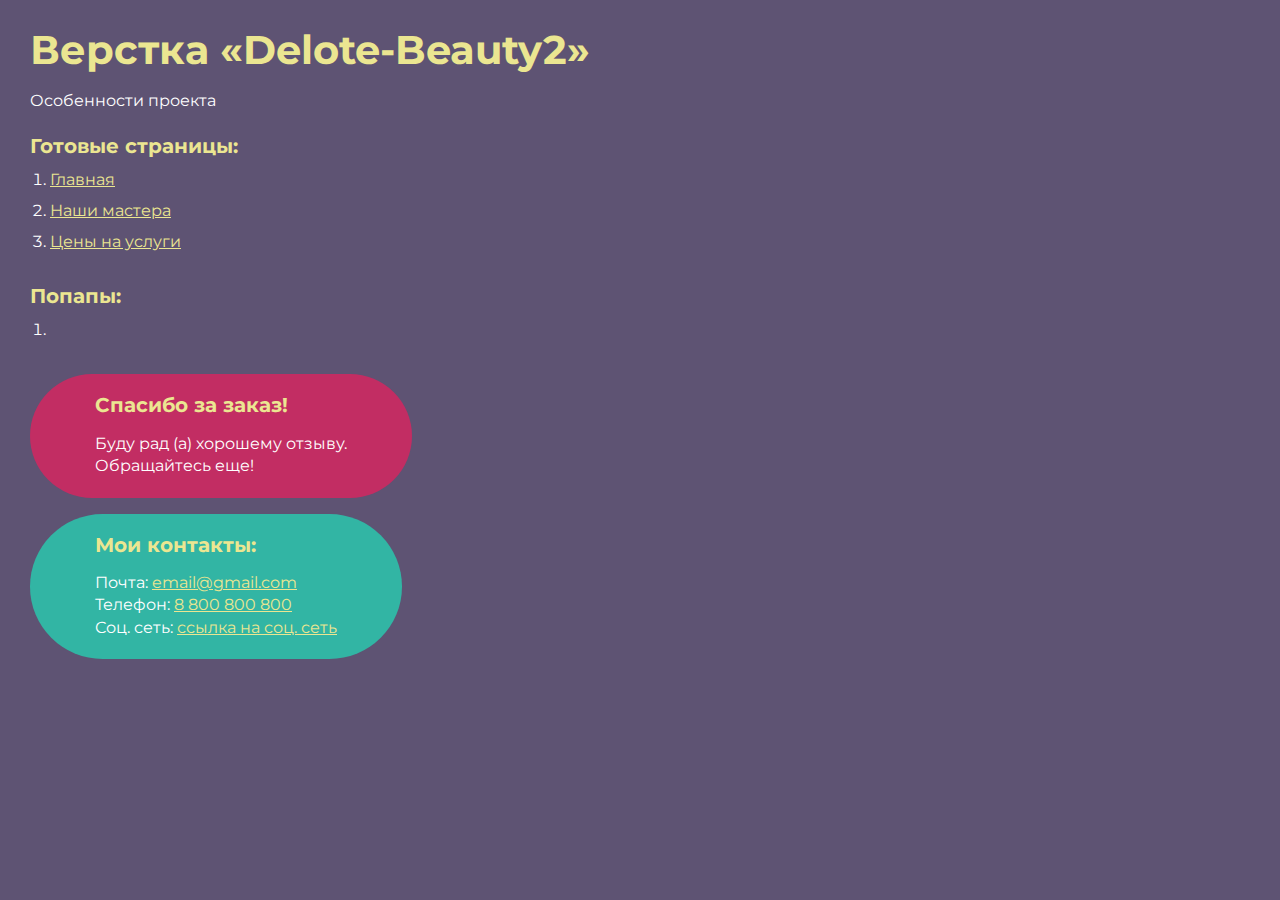
<file: index.html>
<!DOCTYPE html>
<html>

<head>
	<meta charset="UTF-8">
	<meta name="viewport" content="width=device-width, initial-scale=1.0">
	<title>Верстка «Delote-Beauty2»</title>
</head>

<body>
	<div class="rootpage">
		<h1>Верстка «Delote-Beauty2»</h1>
		<div class="rootpage__info">
			Особенности проекта
		</div>
		<h2>Готовые страницы:</h2>
		<ol class="rootpage__list">
			<li><a target="_blank" href="home.html">Главная</a></li>
			<li><a target="_blank" href="masters.html">Наши мастера</a></li>
			<li><a target="_blank" href="price.html">Цены на услуги</a></li>
		</ol>
		<h2>Попапы:</h2>
		<ol class="rootpage__list">
			<li><a target="_blank" href="home.html#"></a></li>
		</ol>
		<div class="rootpage__tnx">
			<h2>Спасибо за заказ!</h2>
			<p>Буду рад (а) хорошему отзыву.</p>
			<p>Обращайтесь еще!</p>
		</div>
		<div class="rootpage__contacts">
			<h2>Мои контакты:</h2>
			<p>Почта: <a href="mailto:email@gmail.com">email@gmail.com</a></p>
			<p>Телефон: <a href="tel:8800800800">8 800 800 800</a></p>
			<p>Соц. сеть: <a href="">ссылка на соц. сеть</a></p>
		</div>
	</div>
</body>
<style>
	@charset "UTF-8";
	@import url("https://fonts.googleapis.com/css?family=Montserrat:regular,700&display=swap");

	*,
	*::before,
	*::after {
		padding: 0px;
		margin: 0px;
		border: 0px;
		box-sizing: border-box;
	}

	html,
	body {
		height: 100%;
		margin: 0;
		padding: 0;
		min-width: 320px;
		width: 100%;
		color: #fff;
		background-color: #5e5373;
	}

	body {
		font-family: Montserrat;
		font-size: 100%;
		line-height: 1;
		font-size: 1rem;
	}

	a {
		text-decoration: underline;
		color: #ebe691
	}

	a:visited {
		text-decoration: underline;
		color: #aaa768;
	}

	a:hover {
		text-decoration: none;
	}

	ul li {
		list-style: none;
	}

	img {
		vertical-align: top;
	}

	.wrapper {
		width: 100%;
		min-height: 100%;
		overflow: hidden;
	}

	.rootpage {
		padding: 30px;
		display: flex;
		flex-direction: column;
		align-items: flex-start;
	}

	@media (max-width: 767px) {
		.rootpage {
			padding: 30px 15px;
		}
	}

	h1 {
		color: #ebe691;
		font-size: 2.5rem;
		margin: 0px 0px 1.25rem 0px;
	}

	@media (max-width: 767px) {
		h1 {
			font-size: 1.85rem;
			margin: 0px 0px 1.25rem 0px;
		}
	}

	h2 {
		color: #ebe691;
		font-size: 1.25rem;
		margin: 0px 0px 1rem 0px;
	}

	@media (max-width: 767px) {
		h2 {
			font-size: 1.125rem;
			margin: 0px 0px 1rem 0px;
		}
	}

	.rootpage__info {
		line-height: 140%;
		margin: 0px 0px 1.5rem 0px;
	}

	.rootpage__list {
		margin: 0px 0px 2.25rem 1.25rem;
	}

	.rootpage__list li:not(:last-child) {
		margin: 0px 0px 15px 0px;
	}

	.rootpage__contacts,
	.rootpage__tnx {
		border-radius: 200px;
		padding: 20px 65px;
		line-height: 140%;
	}

	@media (max-width: 767px) {

		.rootpage__contacts,
		.rootpage__tnx {
			border-radius: 40px;
			padding: 20px;
		}
	}

	.rootpage__contacts {
		background: #32b5a4;

	}

	.rootpage__contacts a {
		color: #ebe691;
	}

	.rootpage__tnx {
		background: #c22d63;
		margin: 0px 0px 1rem 0px;
	}
</style>

</html>
</file>
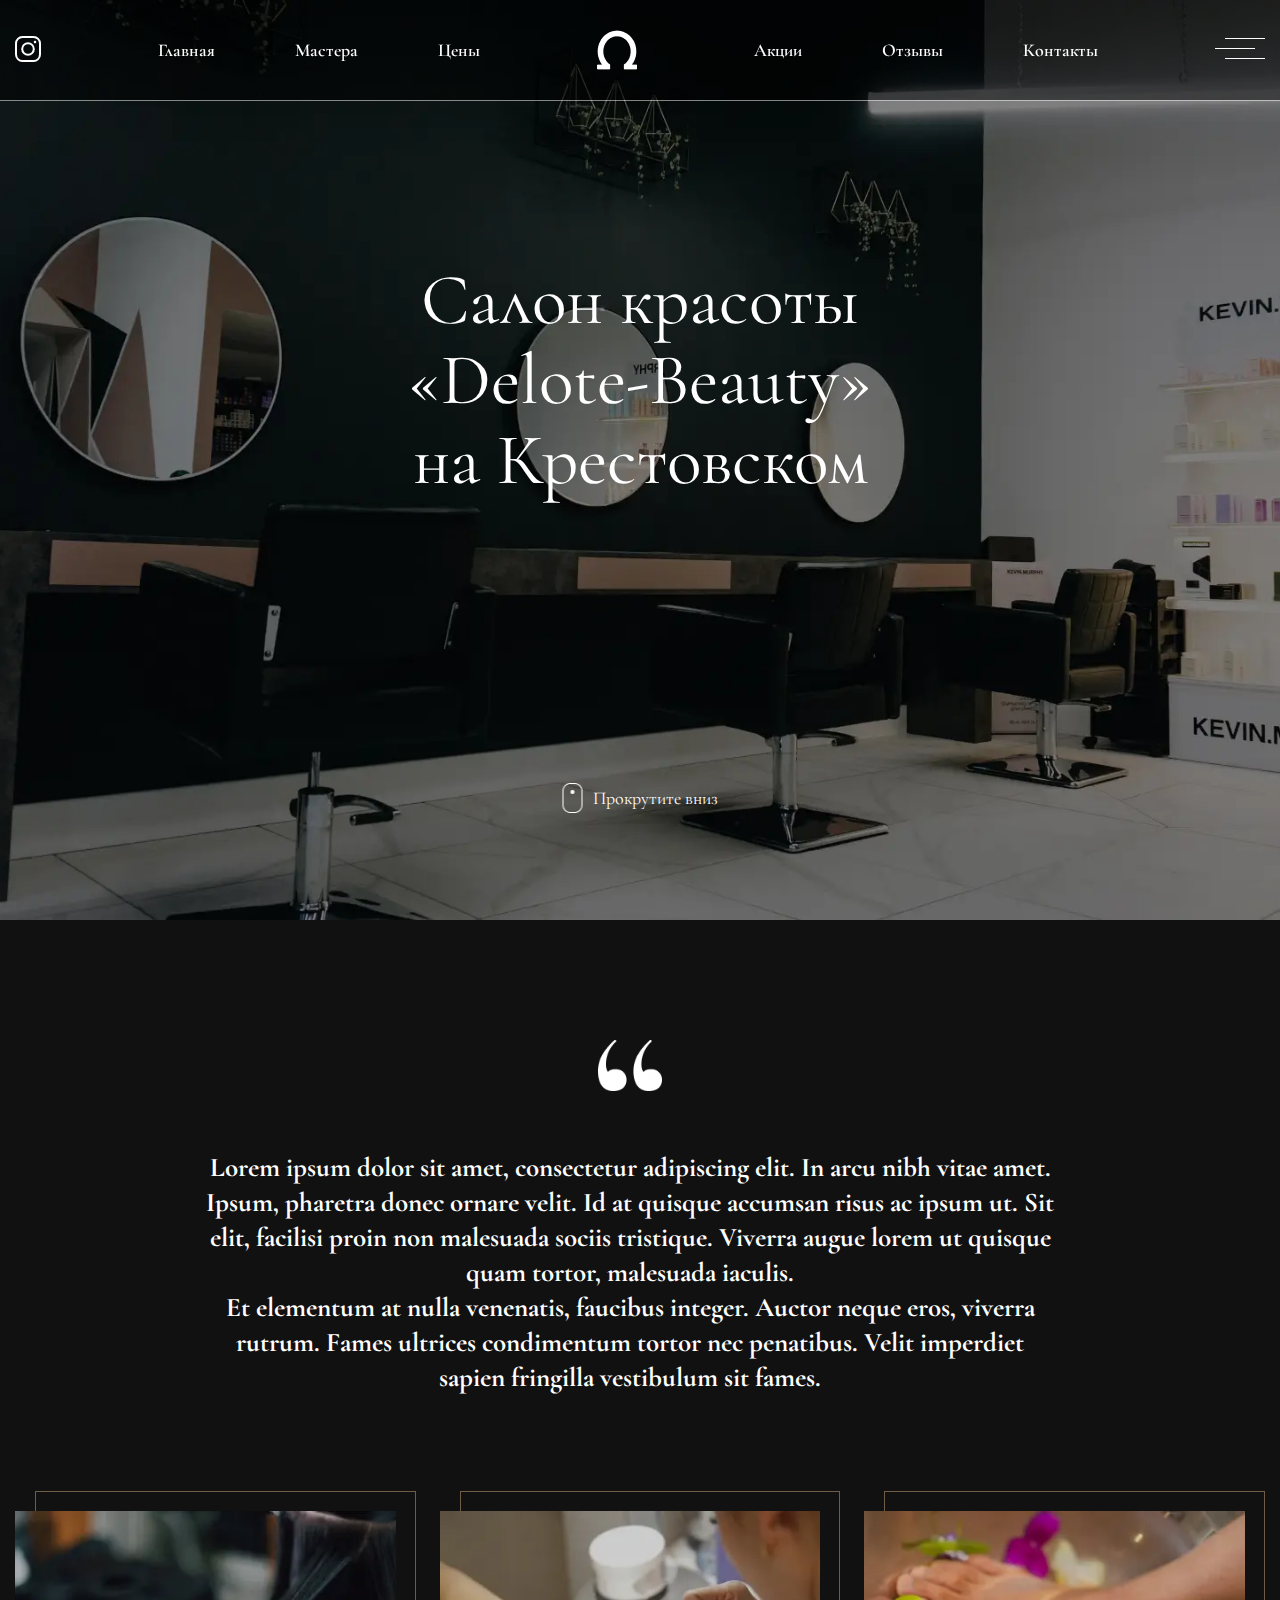
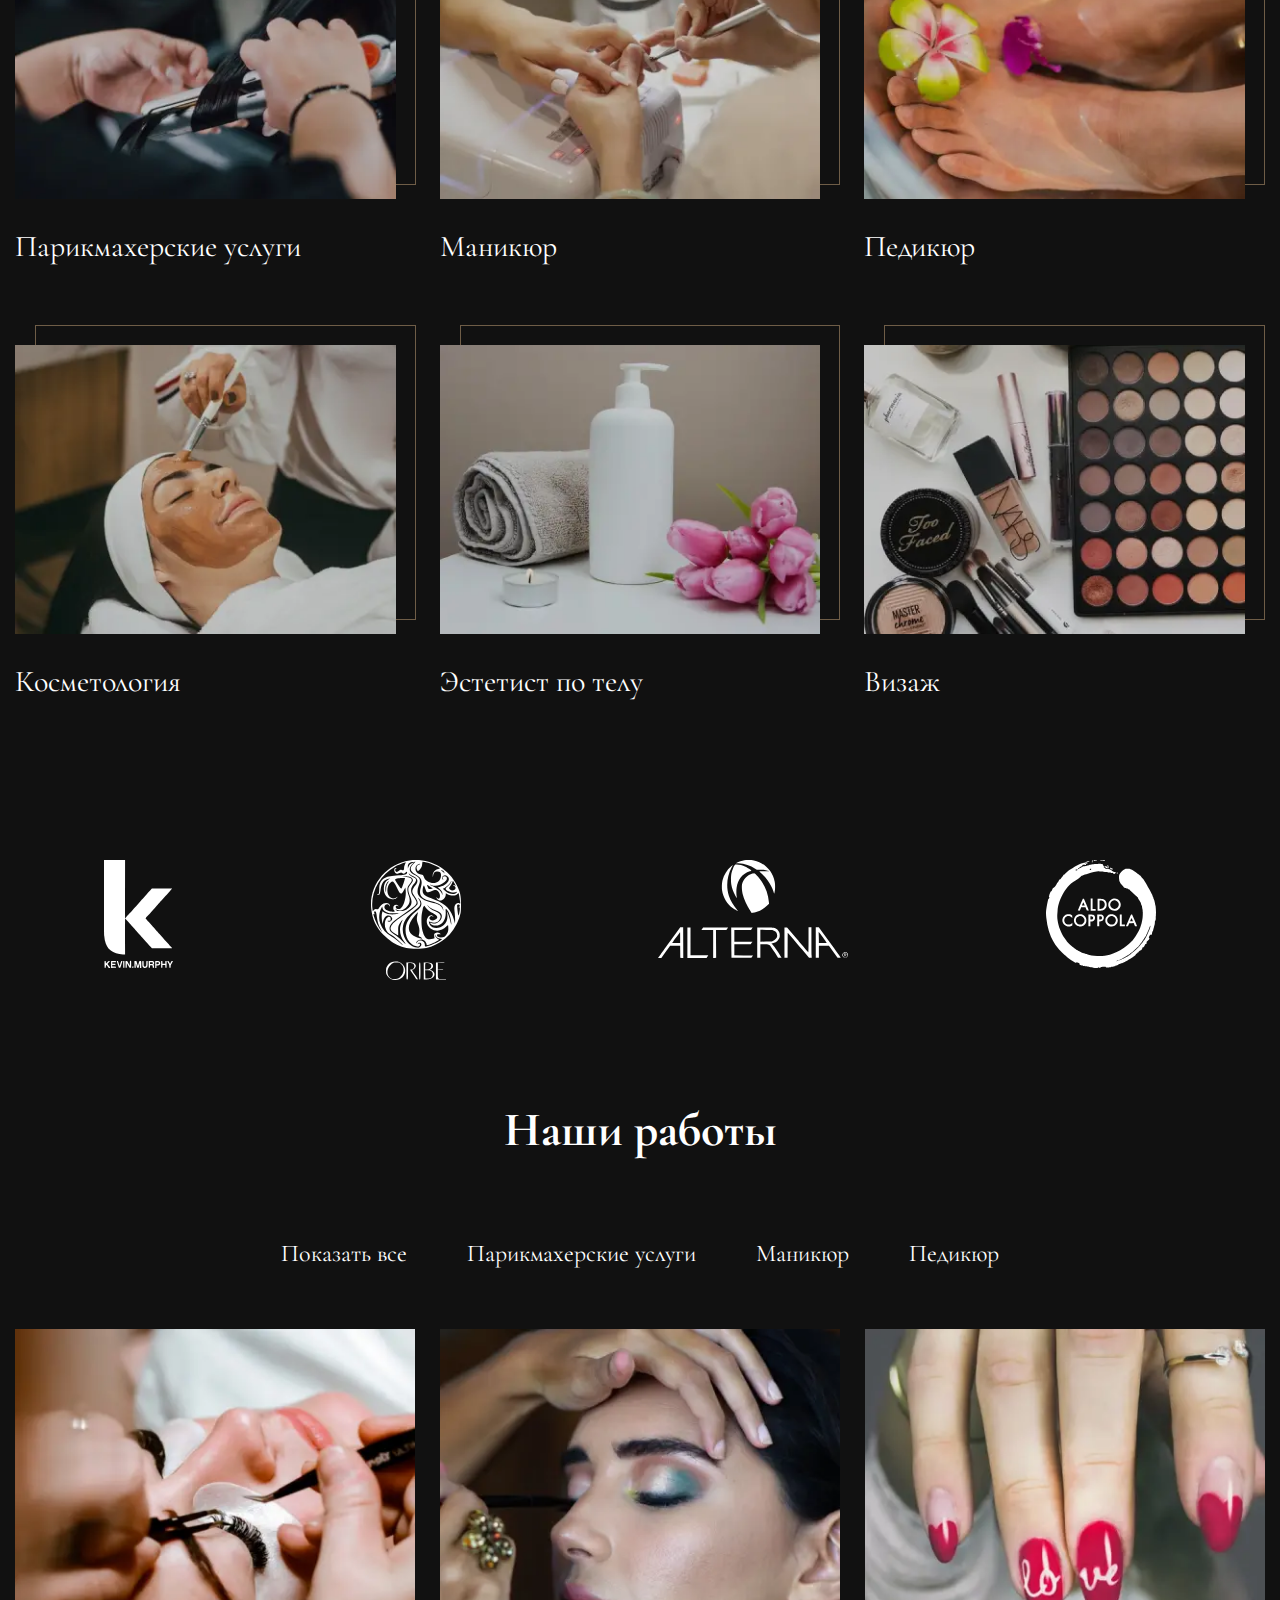
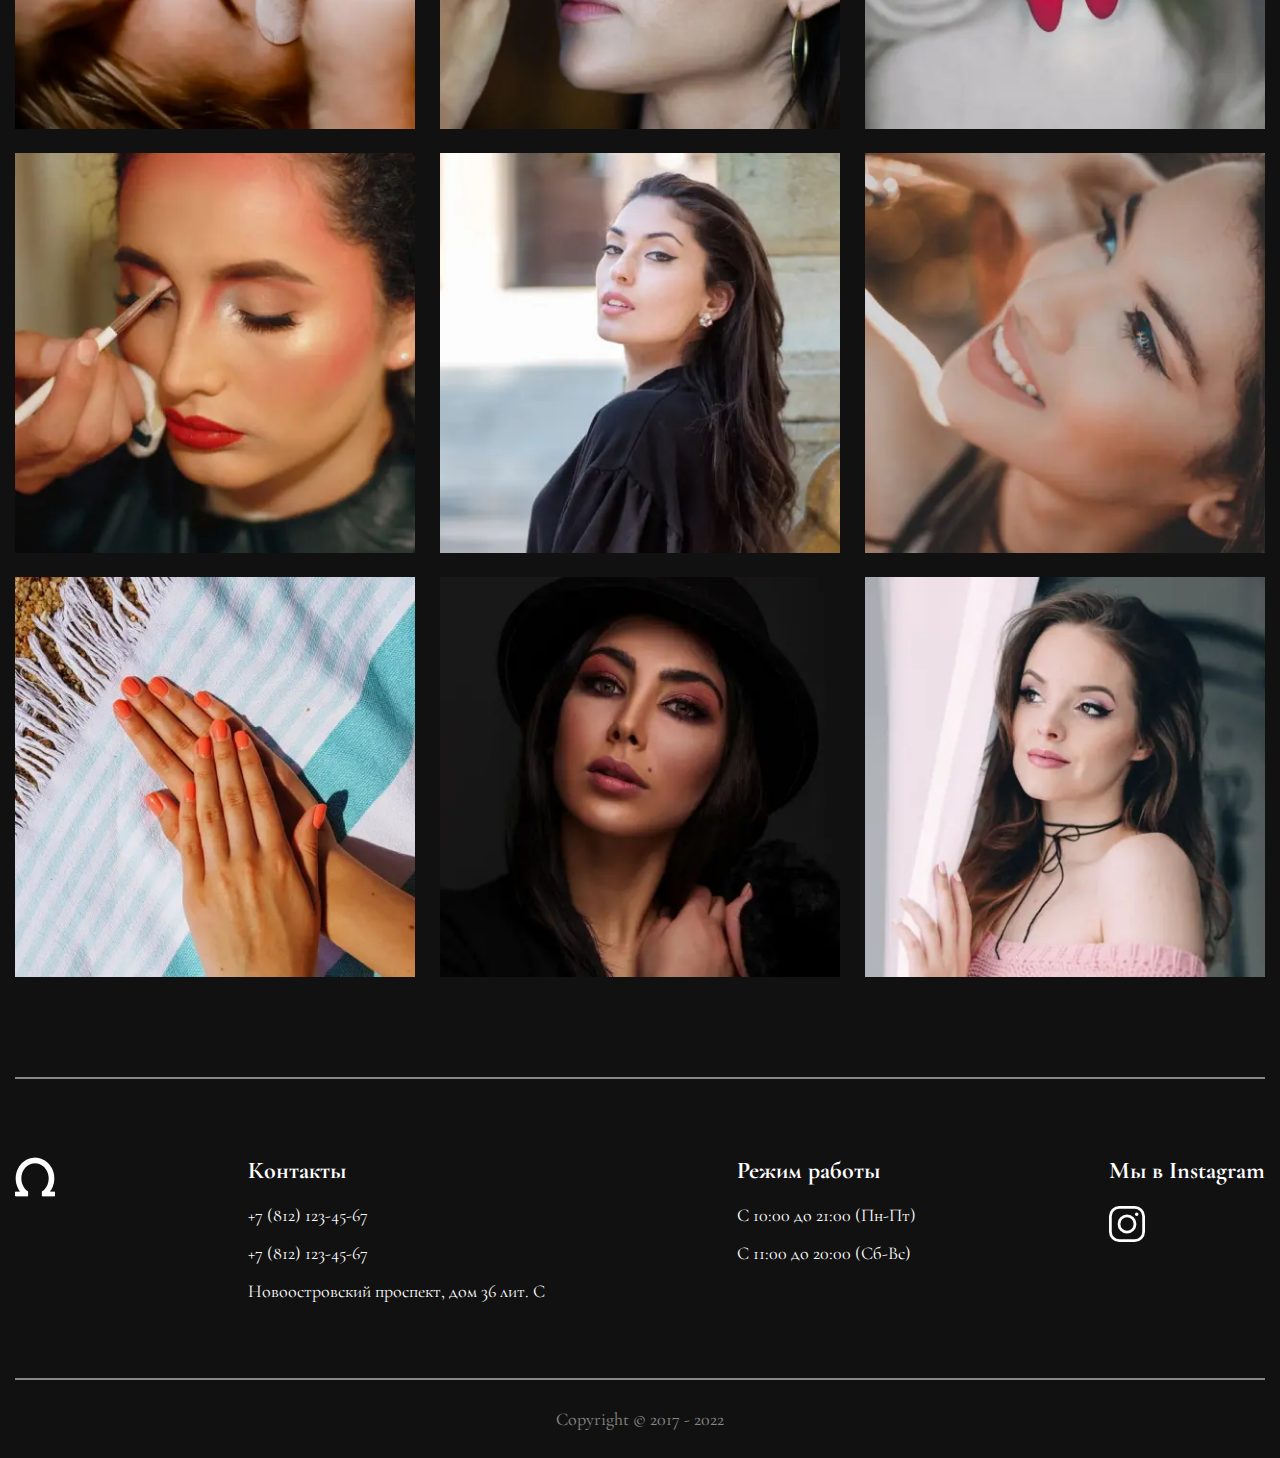
<file: home.html>
<!DOCTYPE html>
<html lang="ru">

<head>
	<title>Главная</title>
	<meta charset="UTF-8">
	<meta name="format-detection" content="telephone=no">
	<!-- <style>body{opacity: 0;}</style> -->
	<link rel="stylesheet" href="css/style.min.css?_v=20220729214012">
	<link rel="shortcut icon" href="favicon.ico">
	<!-- <meta name="robots" content="noindex, nofollow"> -->
	<meta name="viewport" content="width=device-width, initial-scale=1.0">
</head>

<body>
	<div class="wrapper">
		<header class="header">
			<div class="header__container">
				<div class="header__column">
					<a href="#" class="header__instagram">
						<svg width="26" height="26" viewBox="0 0 26 26" fill="none" xmlns="http://www.w3.org/2000/svg">
							<path d="M18.5341 1H7.46592C3.89455 1 1 3.89507 1 7.46592V18.5341C1 22.1054 3.89507 25 7.46643 25H18.5336C22.1049 25 25 22.1049 25 18.5336V7.46592C25 3.89455 22.1049 1 18.5336 1H18.5341Z" stroke="white" stroke-width="2" stroke-miterlimit="10" />
							<path d="M13 18.7932C16.1995 18.7932 18.7932 16.1995 18.7932 13C18.7932 9.8005 16.1995 7.20679 13 7.20679C9.80049 7.20679 7.20679 9.8005 7.20679 13C7.20679 16.1995 9.80049 18.7932 13 18.7932Z" stroke="white" stroke-width="2" stroke-miterlimit="10" />
							<path d="M20.0345 7.20688C20.72 7.20688 21.2757 6.65115 21.2757 5.96562C21.2757 5.2801 20.72 4.72437 20.0345 4.72437C19.3489 4.72437 18.7932 5.2801 18.7932 5.96562C18.7932 6.65115 19.3489 7.20688 20.0345 7.20688Z" fill="white" />
						</svg>
					</a>
				</div>
				<div class="header__column">
					<div class="header__menu-left">
						<div class="header__menu menu">
							<nav class="menu__body">
								<ul class="menu__list">
									<li><a href="home.html" class="menu__link">Главная</a></li>
									<li><a href="masters.html" class="menu__link">Мастера</a></li>
									<li><a href="price.html" class="menu__link">Цены</a></li>
								</ul>
							</nav>
						</div>
					</div>
				</div>
				<div class="header__column">
					<div class="header__logo">
						<picture><source srcset="img/logo.webp" type="image/webp"><img src="img/logo.png" alt=""></picture>
					</div>
				</div>
				<div class="header__column">
					<div class="header__menu-right">
						<div data-da=".header__menu-left,767,2" class="header__menu menu">
							<nav class="menu__body">
								<ul class="menu__list">
									<li><a href="" class="menu__link">Акции</a></li>
									<li><a href="" class="menu__link">Отзывы</a></li>
									<li><a href="" class="menu__link">Контакты</a></li>
								</ul>
							</nav>
						</div>
					</div>
				</div>
				<div class="header__column header-burger-contacts">
					<svg width="50" height="21" viewBox="0 0 50 21" fill="none" xmlns="http://www.w3.org/2000/svg">
						<line x1="10" y1="0.5" x2="50" y2="0.5" stroke="white" />
						<line x1="10" y1="20.5" x2="50" y2="20.5" stroke="white" />
						<line y1="10.5" x2="40" y2="10.5" stroke="white" />
					</svg>
				</div>
				<div class="menu__icon icon-menu">
					<span></span>
					<span></span>
					<span></span>
				</div>

				<div class="mainscreen__contacts-popup contacts-popup">
					<div class="contacts-popup__close">
						<img src="img/icons/X.png" alt="">
					</div>
					<div class="contacts-popup__text">Lorem ipsum dolor sit amet consectetur adipisicing elit. Aut sequi
						asperiores vitae dolorum adipisci. Eius aliquid consequuntur, reprehenderit doloremque animi et
						similique unde laborum ab alias eum esse quidem nesciunt?</div>
					<div class="contacts-popup__tel tel-popup">
						<div class="tel-popup__title title-popup">Контакты</div>
						<a href="tel:+78121234567">+7 (812) 123-45-67</a>
						<a href="tel:+78121234567">+7 (812) 123-45-67</a>
						<div class="tel-popup__adress">Новоостровский проспект, дом 36 лит. С</div>
					</div>
					<div class="contacts-popup__time time-popup">
						<div class="time-popup__title title-popup">Режим работы</div>
						<p>C 10:00 до 21:00 (Пн-Пт)</p>
						<p>С 11:00 до 20:00 (Сб-Вс)</p>
					</div>
				</div>
			</div>
		</header>
		<main class="page">
			<section class="page__mainscreen mainscreen">
				<div class="mainscreen__background -ibg">
					<picture><source srcset="img/mainscreen/bgc.webp" type="image/webp"><img src="img/mainscreen/bgc.jpg" alt=""></picture>
					<div class="mainscreen__title">Салон красоты «Delote-Beauty» на Крестовском</div>
				</div>

				<div class="mainscreen__mouse">Прокрутите вниз</div>
			</section>
			<section class="page__galery galery">
				<div class="galery__container">
					<div class="galery__decor">
						<picture><source srcset="img/galery/decor.webp" type="image/webp"><img src="img/galery/decor.png" alt=""></picture>
					</div>
					<div class="galery__text">
						<p>Lorem ipsum dolor sit amet, consectetur adipiscing elit. In arcu nibh vitae amet. Ipsum,
							pharetra
							donec ornare velit. Id at quisque accumsan risus ac ipsum ut. Sit elit, facilisi proin non
							malesuada sociis tristique. Viverra augue lorem ut quisque quam tortor, malesuada iaculis.
						</p>
						<p>
							Et elementum at nulla venenatis, faucibus integer. Auctor neque eros, viverra rutrum. Fames
							ultrices condimentum tortor nec penatibus. Velit imperdiet sapien fringilla vestibulum sit
							fames.
						</p>
					</div>
					<div class="galery__items">
						<div class="galery__item item-galery">
							<div class="item-galery__image">
								<picture><source srcset="img/galery/01.webp" type="image/webp"><img src="img/galery/01.jpg" alt=""></picture>
							</div>
							<div class="item-galery__title">Парикмахерские услуги</div>
						</div>
						<div class="galery__item item-galery">
							<div class="item-galery__image">
								<picture><source srcset="img/galery/02.webp" type="image/webp"><img src="img/galery/02.jpg" alt=""></picture>
							</div>
							<div class="item-galery__title">Маникюр</div>
						</div>
						<div class="galery__item item-galery">
							<div class="item-galery__image">
								<picture><source srcset="img/galery/03.webp" type="image/webp"><img src="img/galery/03.jpg" alt=""></picture>
							</div>
							<div class="item-galery__title">Педикюр</div>
						</div>
						<div class="galery__item item-galery">
							<div class="item-galery__image">
								<picture><source srcset="img/galery/04.webp" type="image/webp"><img src="img/galery/04.jpg" alt=""></picture>
							</div>
							<div class="item-galery__title">Косметология</div>
						</div>
						<div class="galery__item item-galery">
							<div class="item-galery__image">
								<picture><source srcset="img/galery/05.webp" type="image/webp"><img src="img/galery/05.jpg" alt=""></picture>
							</div>
							<div class="item-galery__title">Эстетист по телу</div>
						</div>
						<div class="galery__item item-galery">
							<div class="item-galery__image">
								<picture><source srcset="img/galery/06.webp" type="image/webp"><img src="img/galery/06.jpg" alt=""></picture>
							</div>
							<div class="item-galery__title">Визаж</div>
						</div>
					</div>
					<div class="galery__companions companions">
						<a href="#" class="companions__item">
							<svg width="69" height="108" viewBox="0 0 69 108" fill="none" xmlns="http://www.w3.org/2000/svg">
								<path fill-rule="evenodd" clip-rule="evenodd" d="M0 36.7919C0 72.1006 0.0131003 73.6982 0.325277 76.4182C0.504288 77.9772 0.737871 79.666 0.844505 80.1712C1.81546 84.774 3.76863 88.1953 6.80106 90.6045C9.5601 92.7965 14.0127 94.2107 18.9758 94.4714L21.0749 94.5816L21.0307 83.0756C21.0065 76.7472 21.0065 68.6035 21.0307 64.9783L21.0749 58.3872L23.4925 61.0532C26.9137 64.8259 26.9824 64.9023 28.3797 66.4763C29.0724 67.2566 29.6788 67.9326 29.7272 67.9785C29.8029 68.0505 35.5977 74.5307 37.028 76.1428C37.3051 76.4551 37.6073 76.794 37.6997 76.8959C37.792 76.9979 39.1138 78.4717 40.6367 80.1712C42.1598 81.8707 43.5795 83.449 43.7916 83.6787C44.0037 83.9083 45.0245 85.053 46.0603 86.2223L47.9433 88.3483L58.0609 88.3518C67.0193 88.355 68.7313 88.2935 68.0526 87.9934C67.9832 87.9628 67.3602 87.2989 66.6678 86.5181C65.9755 85.7373 65.3331 85.0155 65.2404 84.9142C65.1477 84.8129 64.6089 84.2117 64.0429 83.578C57.1331 75.8419 53.6095 71.9052 52.9811 71.2194C52.8887 71.1187 52.3597 70.5179 51.8056 69.8846C50.7245 68.6491 49.7481 67.5646 48.5129 66.2273C47.8428 65.5019 47.1149 64.6835 44.5847 61.8113C44.3076 61.4968 43.6482 60.7765 43.1194 60.2106C42.5906 59.6447 42.0097 58.9941 41.8285 58.7652C41.5 58.3498 41.5 58.3476 41.8665 57.9421C42.0685 57.7184 42.8005 56.8978 43.4932 56.1187C44.1859 55.3393 44.8282 54.621 44.9206 54.5219C45.0576 54.3753 46.7785 52.4527 47.4395 51.7078C47.7207 51.3907 50.4504 48.3658 50.6299 48.1719C50.7225 48.0722 51.2892 47.4398 51.8895 46.7665C52.4899 46.0933 53.0566 45.4609 53.149 45.361C53.2414 45.2613 53.5744 44.879 53.889 44.5116C54.2037 44.1443 55.0795 43.1672 55.8352 42.3404C56.5908 41.5136 57.5045 40.499 57.8659 40.0856C58.2271 39.6722 58.5628 39.2964 58.612 39.2505C58.661 39.2046 59.9433 37.7765 61.4614 36.077C62.9795 34.3776 64.2618 32.9495 64.3108 32.9036C64.36 32.8577 64.9659 32.1812 65.6574 31.4004C66.3488 30.6196 67.1981 29.68 67.5447 29.3126C67.8913 28.9451 68.1756 28.588 68.1767 28.5192C68.1777 28.4504 63.623 28.394 58.055 28.394H47.9315L47.401 29.0203C46.6826 29.8686 46.1051 30.5207 45.3672 31.3169C45.0267 31.6843 43.2384 33.6761 41.3932 35.743C39.5481 37.8099 37.9993 39.5386 37.9516 39.5845C37.9039 39.6305 36.3558 41.3592 34.5116 43.4261C32.6674 45.493 31.1176 47.2217 31.0677 47.2676C31.0179 47.3135 30.0412 48.4034 28.8973 49.6894C27.7533 50.9755 26.4697 52.4036 26.0447 52.8629C25.6198 53.3222 24.7056 54.3359 24.0131 55.1154C23.3207 55.895 22.6143 56.6842 22.4432 56.8691C22.272 57.0542 21.9421 57.4498 21.7095 57.7483C21.4771 58.047 21.2196 58.2911 21.1375 58.2911C21.0507 58.2911 21.0064 46.0867 21.0316 29.1456L21.0749 0H10.5374H0V36.7919ZM0.709996 101.018C0.546435 101.124 0.50714 101.936 0.542069 104.485L0.587746 107.814H1.17549H1.76324L1.81379 106.648C1.8603 105.575 2.13419 104.891 2.51673 104.891C2.57936 104.891 3.10094 105.567 3.6761 106.394L4.72161 107.897H5.56141C6.53976 107.897 6.59552 108.073 4.9065 105.825C4.22304 104.915 3.63362 104.088 3.59667 103.988C3.55973 103.887 4.09474 103.214 4.78543 102.491C5.47594 101.769 5.9945 101.102 5.93741 101.011C5.88031 100.919 5.51944 100.879 5.13522 100.922C4.54042 100.988 4.28836 101.156 3.43596 102.05C2.88533 102.628 2.3216 103.217 2.18306 103.359C1.95837 103.589 1.9221 103.474 1.8472 102.291C1.7671 101.026 1.74426 100.964 1.34342 100.922C1.11252 100.898 0.827545 100.942 0.709996 101.018ZM7.16948 100.989C7.10534 101.053 7.05295 102.635 7.05295 104.505V107.906L9.52988 107.86L12.0068 107.814V107.229V106.644L10.1176 106.597L8.22844 106.55V105.72V104.891H9.82375H11.4191V104.312V103.734L9.86573 103.686L8.3124 103.638V102.97V102.302L10.1274 102.254L11.9425 102.207L11.8906 101.586L11.8389 100.966L9.56245 100.919C8.31038 100.894 7.23346 100.925 7.16948 100.989ZM12.8372 101.096C12.7917 101.214 13.2327 102.774 13.8172 104.562L14.8802 107.814H15.5966H16.3131L17.032 105.642C18.1662 102.217 18.472 101.243 18.472 101.056C18.472 100.96 18.1835 100.882 17.831 100.882C17.1081 100.882 17.2132 100.666 16.187 104.264C15.9316 105.16 15.6626 105.893 15.5892 105.893C15.5158 105.893 15.4083 105.686 15.3504 105.433C15.0636 104.184 14.0411 101.118 13.875 101.01C13.5687 100.811 12.9267 100.865 12.8372 101.096ZM19.3499 101.018C19.1864 101.124 19.1471 101.936 19.182 104.485L19.2277 107.814H19.8154H20.4032V104.39V100.966L19.9834 100.922C19.7525 100.898 19.4675 100.942 19.3499 101.018ZM21.7009 101.022C21.5374 101.125 21.4981 101.934 21.533 104.485L21.5787 107.814H22.1664H22.7542L22.8381 105.475L22.9221 103.137L23.5777 104.306C23.9382 104.949 24.5483 106.001 24.9333 106.644C25.6319 107.811 25.6351 107.814 26.3768 107.814H27.1203L27.1658 104.427C27.2151 100.749 27.2078 100.719 26.285 100.95C25.8721 101.053 25.87 101.063 25.8235 103.348L25.7768 105.642L25.3339 104.891C25.0902 104.477 24.6841 103.763 24.4316 103.304C23.5824 101.76 23.2917 101.301 23.0321 101.091C22.7412 100.856 22.0233 100.818 21.7009 101.022ZM30.4697 101.096C30.4244 101.213 30.4079 102.773 30.4331 104.561L30.4788 107.814L31.1085 107.865L31.7383 107.917V105.619C31.7383 103.182 31.86 102.968 32.2963 104.64C32.44 105.191 32.6953 106.131 32.8634 106.728L33.169 107.814L33.8592 107.864C34.4056 107.904 34.568 107.851 34.6392 107.613C34.6888 107.448 34.9594 106.458 35.2409 105.414C35.5223 104.369 35.7939 103.473 35.8444 103.423C35.8951 103.373 35.9364 104.359 35.9364 105.614V107.897H36.6082H37.2799V104.491C37.2799 100.746 37.3192 100.879 36.2166 100.885C35.4555 100.888 35.2543 101.072 35.005 101.989C34.8835 102.437 34.6226 103.404 34.4251 104.139C34.0379 105.58 33.8392 105.937 33.6958 105.45C32.986 103.039 32.5779 101.537 32.5779 101.334C32.5779 101.009 32.2189 100.882 31.2995 100.882C30.8474 100.882 30.5196 100.966 30.4697 101.096ZM38.4973 100.993C38.2243 101.102 38.2077 105.096 38.4758 106.155C38.9464 108.013 41.4346 108.634 42.8337 107.243C43.4898 106.59 43.6591 105.775 43.6601 103.265L43.6611 101.055L43.2416 100.951C42.3632 100.731 42.3179 100.849 42.3152 103.341C42.3125 105.877 42.1818 106.357 41.4275 106.606C40.8107 106.81 39.99 106.477 39.7847 105.939C39.7 105.718 39.6308 104.535 39.6308 103.311C39.6308 101.435 39.589 101.069 39.3652 100.983C39.0629 100.868 38.801 100.871 38.4973 100.993ZM44.7436 101.096C44.6982 101.213 44.6818 102.773 44.707 104.561L44.7526 107.814H45.3404H45.9281L46.0121 106.517C46.0583 105.804 46.1526 105.222 46.222 105.223C46.2914 105.224 46.7446 105.226 47.2296 105.227C48.4757 105.231 48.6007 105.354 48.6989 106.68L48.7829 107.814L49.4348 107.867L50.0868 107.92L50.0086 106.574C49.953 105.62 49.8462 105.137 49.6412 104.911C49.3661 104.609 49.3728 104.571 49.7812 104.133C50.6988 103.148 50.0957 101.469 48.6937 101.104C47.6262 100.826 44.8499 100.82 44.7436 101.096ZM51.3298 100.993C51.2682 101.055 51.2178 102.633 51.2178 104.501V107.897H51.7982H52.3785L52.4279 106.686L52.4773 105.475L53.6614 105.392C55.5949 105.255 56.3512 104.536 56.2195 102.957C56.0876 101.373 55.2761 100.905 52.6313 100.889C51.977 100.885 51.3913 100.932 51.3298 100.993ZM57.1702 101.096C57.1248 101.213 57.1084 102.773 57.1336 104.561L57.1793 107.814H57.767H58.3547L58.4033 106.352L58.4518 104.891H59.8661H61.2804L61.3289 106.352L61.3774 107.814H61.9652H62.5529L62.5984 104.435L62.6438 101.057L62.2209 100.952C61.4075 100.749 61.2935 100.924 61.2935 102.38V103.721H59.8661H58.4387V102.403C58.4387 101.355 58.3843 101.064 58.1731 100.983C57.7331 100.816 57.2578 100.869 57.1702 101.096ZM63.2384 101.027C63.1986 101.091 63.6314 101.968 64.2005 102.975C65.2109 104.764 65.2369 104.842 65.3214 106.31L65.4077 107.814H65.9954H66.5832L66.6671 106.394C66.737 105.212 66.8285 104.856 67.2129 104.268C67.467 103.879 67.6747 103.52 67.6747 103.469C67.6747 103.419 67.9729 102.854 68.3373 102.214L69 101.051L68.5892 100.948C67.7651 100.743 67.4534 100.989 66.7718 102.387C66.4137 103.121 66.0683 103.721 66.004 103.721C65.9397 103.721 65.6514 103.214 65.3634 102.594C65.0754 101.974 64.7681 101.363 64.6804 101.236C64.5128 100.993 63.363 100.826 63.2384 101.027ZM48.603 102.481C48.929 102.805 48.9401 103.224 48.6333 103.641C48.4516 103.889 48.1344 103.974 47.2059 104.026L46.0121 104.093V103.156V102.218H47.1757C48.0094 102.218 48.4138 102.293 48.603 102.481ZM54.5875 102.391C54.8063 102.508 54.9114 102.739 54.9097 103.101C54.9053 103.988 54.7109 104.135 53.5342 104.137L52.4773 104.139L52.4247 103.41C52.3958 103.009 52.4123 102.577 52.4615 102.45C52.569 102.171 54.0949 102.129 54.5875 102.391ZM28.2118 107.155V107.917L28.8415 107.865C29.4528 107.815 29.4728 107.793 29.5228 107.104L29.5745 106.394H28.8931H28.2118V107.155Z" fill="white" />
							</svg>
						</a>
						<a href="#" class="companions__item">
							<svg width="90" height="120" viewBox="0 0 90 120" fill="none" xmlns="http://www.w3.org/2000/svg">
								<path fill-rule="evenodd" clip-rule="evenodd" d="M38.46 0.473335C14.924 3.92174 -2.26029 25.6275 0.242098 48.746C1.37703 59.2333 5.14421 67.3328 12.3931 74.8707C18.7925 81.5257 26.7281 86.0457 35.4368 87.9965C40.1608 89.0543 50.85 89.0649 55.213 88.0154C68.6443 84.7858 79.274 76.5109 85.3908 64.5231C86.5205 62.3088 88.0136 58.6744 88.7079 56.4467C89.8611 52.7477 89.9732 51.7153 89.9989 44.5504C90.0308 35.4568 89.3591 32.3342 85.8281 25.1669C77.2554 7.76705 57.8218 -2.36403 38.46 0.473335ZM42.5328 3.78283C38.3165 7.89258 38.8303 11.1605 44.1783 14.2467C50.7577 18.043 51.7782 20.5837 49.6649 27.9046C47.5685 35.1646 50.362 38.6661 60.3781 41.335C68.6893 43.5498 71.8948 45.7452 72.2408 49.4599C72.3955 51.1204 72.3622 51.2303 72.0505 50.0885C71.4584 47.9203 70.6821 46.7536 69.0423 45.5657C67.0823 44.1465 65.6356 43.6213 60.493 42.4606C53.3871 40.8569 49.1535 38.4261 47.2526 34.8586C46.0904 32.678 46.2948 28.8502 47.7504 25.5269C49.9556 20.4927 49.1601 17.8427 44.7492 15.525C40.818 13.4593 39.2701 12.1583 38.9302 10.6349C38.4361 8.42147 39.1224 6.49836 41.1968 4.28311L43.1268 2.222L41.2619 2.98626C38.8908 3.95774 38.3142 4.53694 37.5116 6.75403L36.8605 8.55254L36.8399 6.69404C36.8038 3.439 38.5402 1.94417 42.4198 1.88971L44.505 1.86064L42.5328 3.78283ZM58.5194 3.30655C61.77 4.33618 69.1656 7.83166 69.1656 8.3384C69.1656 8.51839 68.3536 8.79299 67.3607 8.94944C63.9076 9.4931 61.6157 12.2802 61.7287 15.7983C61.7653 16.9285 61.8722 17.2862 61.9772 16.629C62.6072 12.6909 63.5884 11.5524 66.3528 11.5524C69.2204 11.5524 70.2672 12.8317 69.9995 16.0087C69.5434 21.4227 64.7032 24.3773 59.2737 22.5552C56.3522 21.575 53.8118 19.531 53.2029 17.6706C52.4205 15.2786 52.0286 14.8988 49.9964 14.5605C47.3149 14.1147 45.4313 12.7777 44.7905 10.8656C44.1192 8.86267 44.4933 6.41021 45.6184 5.44473C46.7486 4.47417 48.5722 3.5853 48.8572 3.8659C48.988 3.99466 48.4334 4.43679 47.6248 4.84846C45.6465 5.85547 45.0694 7.44768 45.94 9.49771C46.3117 10.3741 46.7721 11.0908 46.9633 11.0908C47.1546 11.0908 48.0964 10.2361 49.0569 9.19127C50.5153 7.6046 50.8571 6.83618 51.129 4.53094L51.4543 1.7711L53.531 2.07755C54.6735 2.246 56.918 2.79935 58.5194 3.30655ZM33.9939 4.28357C33.4965 5.36212 33.0849 6.98248 33.0793 7.88335C33.0657 10.07 32.4244 10.658 30.7367 10.0308C29.5929 9.60571 29.2221 9.70447 27.9263 10.7775C26.2387 12.1754 25.4643 12.3102 24.6523 11.347C23.8896 10.4424 24.2243 8.511 25.1108 8.70068C25.6527 8.81698 25.6804 8.72653 25.2364 8.28209C24.4109 7.45461 23.2244 8.56361 23.2244 10.1623C23.2244 11.7245 24.8591 13.8599 26.0554 13.8599C26.5434 13.8599 27.684 13.5119 28.5892 13.0869C30.1292 12.3642 30.2918 12.3642 31.1033 13.0869C32.3095 14.1617 33.1969 14.0542 34.4045 12.6872C35.5591 11.3793 36.3945 11.5168 36.0134 12.9521C35.6116 14.464 34.1893 14.878 27.9479 15.2984C20.4975 15.8006 17.0167 16.4347 14.3329 17.78C10.0008 19.9514 8.24899 23.175 8.23352 29.0048C8.22274 33.0915 7.66253 34.8693 6.52197 34.4382C6.13335 34.2914 5.95615 34.3768 6.11694 34.633C6.58526 35.3788 8.15617 35.1522 8.63621 34.2693C8.88138 33.8184 9.31173 31.8201 9.59347 29.8291C10.5887 22.7832 12.8286 19.6745 17.599 18.7192L19.2397 18.3906L17.0805 19.7649C14.091 21.6677 12.7742 24.4211 12.8014 28.7113C12.8394 34.6625 16.1752 38.787 21.2391 39.1438C23.471 39.3011 24.1465 39.1632 25.2167 38.3315C25.926 37.7805 26.5059 37.1011 26.5059 36.8214C26.5059 36.5418 25.9668 36.8118 25.3077 37.4214C22.9192 39.6302 19.1736 38.529 17.3753 35.0894C15.7346 31.9507 16.1865 27.0439 18.409 23.8701C21.1922 19.896 22.5025 20.525 25.8074 27.4223C29.4077 34.9371 30.1709 35.2422 32.8974 30.2532L34.3665 27.5649L34.6792 30.2888C35.4733 37.2142 32.5364 47.0328 29.193 48.6269C27.4651 49.4507 25.2908 48.871 24.838 47.4653C24.3795 46.0438 25.2918 45.4319 26.8359 46.1246C28.126 46.7033 28.1265 46.7024 27.2447 45.7429C26.182 44.5868 24.3204 44.4968 23.1442 45.5449C21.9249 46.6313 21.9859 49.5979 23.2455 50.4665C24.0851 51.0457 24.1095 51.1634 23.4414 51.4158C22.3609 51.8238 21.2686 51.7758 18.5459 51.2012C15.6211 50.5837 13.3799 48.8475 13.3799 47.1994C13.3799 44.3819 16.9544 43.2041 18.2684 45.5888C18.9275 46.785 18.9687 46.7984 18.9866 45.8195C19.0311 43.3435 15.4275 42.0965 12.536 43.5881C11.0664 44.3459 8.58042 46.8501 7.78536 48.374C7.31985 49.2661 6.98982 49.3833 5.64534 49.135C4.34399 48.8946 3.84473 49.0496 2.88981 49.9897L1.72347 51.138L1.39438 48.1123C-0.3617 31.9682 8.91279 14.956 23.9974 6.65112C26.3006 5.38289 33.7674 2.39599 34.8039 2.32815C34.8559 2.32492 34.4912 3.20502 33.9939 4.28357ZM72.4471 11.0908C72.9627 11.5985 73.3781 12.3775 73.3706 12.8215C73.357 13.5719 73.3209 13.5696 72.8605 12.7901C72.5877 12.3286 71.6975 11.5505 70.8823 11.0613C69.5518 10.2624 69.5082 10.1711 70.4547 10.1697C71.0351 10.1687 71.9314 10.5832 72.4471 11.0908ZM42.2103 16.2976C43.4995 16.9326 44.9714 17.9064 45.481 18.4621C46.8644 19.9685 46.7069 22.6102 45.1196 24.5305C40.353 30.2975 40.2123 31.6604 43.8557 36.7979C45.6268 39.2947 46.3872 40.8389 46.5513 42.271C46.7702 44.1825 46.6745 44.3681 44.2603 46.7181C42.875 48.0666 38.5106 51.3184 34.5616 53.944C25.5679 59.9228 22.1931 62.678 20.6147 65.3294C18.4953 68.8895 19.3166 70.6516 24.6308 73.9454L27.2091 75.5431V70.8925C27.2091 66.6244 27.3211 66.0429 28.5672 63.8286C29.7026 61.8118 32.2542 58.7829 31.589 60.2417C31.4737 60.4956 30.9997 61.5243 30.537 62.528C27.7351 68.6006 28.7819 76.0831 33.2354 81.8173C34.172 83.0228 34.795 84.0095 34.6206 84.0095C34.4458 84.0095 32.6016 82.2945 30.5215 80.1988C28.2587 77.9185 25.3761 75.5939 23.3435 74.4101C19.7469 72.3162 18.5365 70.7835 18.5365 68.3228C18.5365 64.5051 22.0876 60.9649 33.4927 53.4128C41.6656 48.0006 45.0282 45.1489 45.5223 43.2101C45.8617 41.8801 45.0024 40.0428 42.2909 36.2999C39.3249 32.2059 39.3568 28.3758 42.3884 24.5997C45.8936 20.2343 45.9545 19.0694 42.7621 17.4915C40.187 16.2187 37.7568 14.405 37.7568 13.7561C37.7568 13.4709 38.2317 13.6661 38.8116 14.1899C39.3915 14.7142 40.9211 15.6621 42.2103 16.2976ZM76.3324 16.173C80.4076 19.3288 75.8523 25.6206 68.5135 26.9737L66.6894 27.3097L68.4061 28.703C70.4379 30.3515 71.5254 32.2437 71.4673 34.0279C71.427 35.2532 71.4012 35.2366 70.9624 33.7049C70.2353 31.1652 67.9073 29.141 63.1885 26.946C58.6375 24.8291 57.6507 24.1613 60.6102 25.2011C64.7036 26.6391 69.8955 25.3709 73.6636 22.012C75.947 19.9768 76.4688 18.2941 75.2612 16.8611C74.5046 15.9639 72.7279 15.9709 71.9666 16.8736C71.4973 17.4306 71.4903 17.8363 71.9352 18.7972C72.4363 19.8799 72.418 19.9486 71.7697 19.4193C70.7154 18.5576 70.8748 16.7956 72.0828 15.963C73.4929 14.9902 74.8946 15.0598 76.3324 16.173ZM37.4863 16.6091C39.961 17.1745 41.7096 18.5327 41.891 20.0308C41.9984 20.9196 41.441 22.0485 39.8945 24.0741C38.7141 25.6197 37.619 27.3928 37.4605 28.0144C36.9688 29.9431 37.5543 32.8714 39.1444 36.4342C41.8939 42.5968 40.6103 46.9982 35.2666 49.7299C33.3 50.7355 32.1867 50.9774 29.4499 50.9926C26.4525 51.0092 25.9434 50.8828 24.9964 49.8845C24.4086 49.2652 24.2764 49.0141 24.7025 49.327C27.3619 51.281 31.4947 50.7014 34.6989 47.9245C38.9189 44.2679 39.7187 40.6289 37.5482 34.9634C36.2693 31.6258 36.0068 28.2793 36.8956 26.6364C37.1957 26.0821 38.2739 24.5407 39.2921 23.211C42.3373 19.2328 40.9891 17.5783 33.9995 16.7185C30.514 16.2893 30.5079 16.2861 33.0689 16.2381C34.487 16.2113 36.4747 16.3784 37.4863 16.6091ZM33.7182 19.2827C33.0122 22.21 31.1783 27.5497 30.6219 28.2978C30.086 29.0173 29.7073 28.6426 27.0919 24.8069C25.4807 22.4435 24.162 20.1683 24.162 19.7506C24.162 18.8101 26.9419 18.1326 31.0855 18.0629L34.0243 18.0135L33.7182 19.2827ZM79.9505 22.6217C79.6251 23.3956 78.2033 25.0682 76.7913 26.3387C73.8713 28.9661 73.9045 29.1918 77.5128 31.2736C79.725 32.5502 83.4884 32.9531 85.3387 32.1122C86.175 31.7319 86.2069 31.7698 85.6345 32.4625C83.5114 35.0322 77.8953 34.2144 74.0344 30.7729L71.7805 28.7639L73.6373 27.8991C75.8894 26.8496 79.3762 23.4233 79.7719 21.8699C79.9308 21.2482 80.1689 20.8463 80.3016 20.9769C80.4343 21.1075 80.2763 21.8477 79.9505 22.6217ZM84.6276 25.5292C84.6318 25.7286 84.2277 25.6769 83.7289 25.4138C82.6488 24.8448 82.2916 24.8139 82.2916 25.2883C82.2916 25.4817 82.766 25.8453 83.3464 26.0959C83.9839 26.371 84.4584 27.036 84.5451 27.7758C84.8259 30.1651 80.9096 31.4213 79.0101 29.5513C77.8086 28.3684 77.8142 28.3241 79.4803 25.8592C80.2519 24.7169 81.1196 23.0827 81.408 22.2276L81.9321 20.6732L83.2761 22.9198C84.0149 24.1558 84.6234 25.3298 84.6276 25.5292ZM17.455 22.0688C16.0093 23.6412 15.1303 26.5085 15.0938 29.7714C15.0539 33.3223 14.4435 32.2571 14.3643 28.4981C14.2987 25.3944 16.2324 21.2441 17.7443 21.2441C18.0021 21.2441 17.8718 21.6151 17.455 22.0688ZM61.59 28.2129C62.6972 28.2784 60.305 28.9873 58.7861 29.0436C57.7604 29.0819 57.4182 28.7709 56.7938 27.2345C55.6457 24.4096 55.8412 24.2988 58.4256 26.3101C59.7378 27.3314 61.162 28.1875 61.59 28.2129ZM54.6571 29.6666C55.8061 32.7749 56.1211 32.858 60.3486 31.1666C61.935 30.532 63.8392 30.0128 64.5799 30.0128C66.3322 30.0128 68.0208 31.6959 68.6776 34.0962C69.6259 37.5636 68.0559 40.0437 66.2797 37.8843C65.614 37.0753 65.4153 37.0042 65.4153 37.5765C65.4153 38.596 67.0082 40.0788 68.4999 40.4471C71.2142 41.1181 74.791 37.7242 74.791 34.4784V33.3689L76.9798 34.4599C78.5465 35.2408 79.9566 35.5509 81.9381 35.5509C84.3726 35.5509 84.8732 35.388 86.0747 34.2051C86.8267 33.4649 87.5303 33.0006 87.6386 33.1732C87.8805 33.5586 88.6756 38.158 89.0661 41.4324C89.3525 43.8313 89.3455 43.8484 88.271 43.3661C86.5777 42.6069 84.7246 43.5355 83.8574 45.5786C83.2179 47.0859 83.1973 48.0085 83.6952 52.8502C84.0083 55.9003 84.1902 59.5379 84.0988 60.934L83.9324 63.4723L83.105 60.2417C80.4062 49.7064 74.6752 43.6426 63.6723 39.6787C53.4903 36.0101 51.5476 34.5 51.6376 30.3238C51.6657 29.0104 51.9522 27.3129 52.2742 26.5515C52.9441 24.9675 52.8972 24.9062 54.6571 29.6666ZM49.0386 39.8199C50.6892 42.0633 50.8669 44.7368 49.5102 46.9267C49.0152 47.7265 46.9554 49.7442 44.933 51.4107C40.6094 54.9736 38.3339 57.7703 36.3322 61.9816C33.1092 68.7621 34.3004 77.3328 39.2349 82.8659C42.7091 86.761 49.0077 87.7593 49.0077 84.4147C49.0077 83.4266 47.3721 83.1973 46.9455 84.1249C46.7997 84.4424 46.7313 84.2864 46.7941 83.7788C46.9282 82.6919 48.726 82.2816 49.7367 83.1077C50.8191 83.992 50.5364 85.6931 49.1249 86.7924C48.0645 87.6181 47.4377 87.7501 45.5921 87.5378C37.5838 86.6161 30.8558 76.9683 31.829 67.8013C32.5087 61.3992 35.5015 56.8159 42.507 51.4476C48.3176 46.995 49.656 45.2939 49.3227 42.7865C49.1933 41.8168 48.5234 40.1836 47.8334 39.1572C46.248 36.7979 47.2005 37.3217 49.0386 39.8199ZM88.7838 45.4429C88.8785 45.934 88.5645 46.6369 88.0854 47.0047C87.3151 47.5963 87.3095 47.642 88.0343 47.396C88.7013 47.1699 88.8546 47.3882 88.8546 48.565C88.8546 50.8828 87.8402 55.9704 87.4619 55.5495C86.9406 54.9694 85.8591 45.916 86.2051 45.0285C86.6148 43.9767 88.5602 44.2892 88.7838 45.4429ZM63.9461 50.088C68.6279 51.9987 70.3118 53.3071 70.7285 55.3599C71.3787 58.5604 68.7657 62.2534 65.1443 63.2517C63.444 63.7201 62.723 63.6994 60.9707 63.1317C58.5653 62.3522 58.337 62.6042 60.0308 64.1706C61.7348 65.7466 65.9553 66.0028 68.5711 64.6893C72.8334 62.5483 74.9959 58.1442 74.7198 52.1653C74.558 48.6523 74.5805 48.5604 75.4234 49.3113C77.7083 51.3466 79.4869 56.1209 80.1835 62.0878C80.6359 65.9626 80.1713 65.137 79.0485 60.0719C78.524 57.7066 77.57 54.7008 76.9282 53.3915L75.7619 51.0115L76.0966 52.8576C77.0539 58.1303 76.0272 61.941 72.8399 64.9487C69.7773 67.8386 64.9333 68.7695 61.4432 67.1395C59.486 66.2252 58.5311 65.0068 58.0975 62.8714L57.7975 61.396L59.7903 62.0878C63.6817 63.4395 66.7944 62.5137 68.6991 59.4382C70.9254 55.844 69.3409 53.1894 63.7061 51.0724C60.4081 49.8333 57.5804 47.6923 56.4464 45.5754C56.1361 44.9957 56.7136 45.3732 57.7759 46.4435C59.1002 47.7782 60.9196 48.853 63.9461 50.088ZM56.1787 49.2107C57.2195 50.3511 59.5057 51.9544 61.6818 53.0689C66.8165 55.6986 67.5923 57.6143 64.3188 59.5795C62.5243 60.6566 60.8226 60.7175 59.4256 59.7539C58.1237 58.8563 58.0942 57.6425 59.3473 56.5261C60.1634 55.7988 60.4574 55.7577 61.2679 56.2561C62.6513 57.1062 62.9035 56.5344 61.5346 55.6511C58.3558 53.6006 54.7138 58.8106 56.0475 63.5C58.2845 71.366 69.4234 73.176 75.2678 66.6235C76.0689 65.7254 76.856 65.1208 77.0173 65.2796C77.1785 65.4383 77.3107 66.8662 77.3107 68.4525C77.3107 70.7595 77.0398 71.827 75.9564 73.7866C74.4071 76.5884 72.8863 77.5484 69.9963 77.5484C67.5318 77.5484 65.7734 76.4694 65.9745 75.0807C66.0959 74.2416 66.4077 74.0967 67.9772 74.1484L69.8359 74.2098L68.7455 73.3408C67.4067 72.2738 65.5132 72.2248 64.0694 73.2203C63.1904 73.8263 63.0216 74.2878 63.1824 75.6432C63.2921 76.564 63.4698 77.6217 63.5781 77.9933C63.7318 78.5217 63.0226 78.7465 60.321 79.0247C57.2659 79.339 56.7146 79.273 55.5449 78.4534C53.7129 77.169 51.8832 73.2517 51.1032 68.9449C50.227 64.1046 50.2345 55.4037 51.1172 52.1653C51.4979 50.7692 51.812 49.1239 51.8148 48.5097C51.8181 47.8949 52.1875 46.9927 52.6361 46.5049C53.411 45.6621 53.4753 45.6589 53.9253 46.4384C54.1855 46.8898 55.1999 48.1372 56.1787 49.2107ZM12.6664 50.3082C13.1084 50.7891 14.452 51.6613 15.6516 52.247C17.584 53.1898 18.5164 53.3121 23.8024 53.3154C30.0495 53.3191 29.996 53.8037 23.6932 54.3081C19.4563 54.6468 15.4707 53.9195 13.1811 52.39L11.5286 51.2861L10.9937 53.2258C10.4204 55.3031 10.6956 60.9335 11.463 62.8225L11.914 63.9338L11.944 62.8336C11.9983 60.8066 13.0742 58.0906 14.3587 56.737C16.5948 54.3801 20.414 55.2362 21.1397 58.2572C21.3708 59.2195 21.1669 59.771 20.2434 60.6802C18.9097 61.9927 18.1592 62.1307 16.9759 61.2801C16.2817 60.7808 16.412 60.7032 17.9412 60.7032C19.6377 60.7032 19.7085 60.6405 19.7085 59.1382C19.7085 57.0398 18.5389 56.288 16.7744 57.2511C13.7394 58.9084 12.8328 65.0248 14.963 69.4719C16.2488 72.1556 17.3153 73.1945 20.9597 75.3119C23.4457 76.7564 32.5739 84.9325 31.7005 84.9325C31.4812 84.9325 29.5371 83.3602 27.3802 81.4384C25.2233 79.5167 21.9826 77.1805 20.1787 76.2464C14.9512 73.5406 11.3814 69.3667 9.16875 63.3735C7.64472 59.2458 7.93162 53.1202 9.83443 49.1655L11.1667 46.3964L11.515 47.9152C11.7063 48.7506 12.2248 49.8273 12.6664 50.3082ZM4.91497 52.1159C5.17609 52.5968 5.60315 54.8416 5.86333 57.1044C6.39821 61.7518 7.58003 65.5066 9.63894 69.0976C10.4115 70.4457 10.9665 71.5487 10.8719 71.5487C10.5062 71.5487 7.28704 66.4518 5.73957 63.4225C4.84606 61.6729 3.68206 58.8193 3.15374 57.0808C2.22601 54.0316 2.22319 53.9278 3.07029 54.1461C3.80676 54.3358 3.86536 54.2412 3.43314 53.5604C2.87762 52.6845 3.21327 51.2423 3.97271 51.2423C4.2296 51.2423 4.65386 51.6355 4.91497 52.1159ZM46.3014 55.52C45.4609 58.9795 45.6779 60.7023 47.5943 65.7798C48.6322 68.53 48.7138 72.1381 47.8062 75.1301C47.5441 75.9926 47.7242 76.2543 48.8441 76.6383C49.5895 76.8939 50.4464 77.4934 50.7492 77.9706C51.2766 78.8023 51.2002 78.8143 48.8643 78.2646C36.1686 75.2777 34.3126 66.785 43.8843 55.4752C45.4585 53.6149 46.8171 52.1621 46.9028 52.247C46.9891 52.3319 46.7186 53.8046 46.3014 55.52ZM66.1499 77.4902C66.8549 78.0362 68.2707 78.6149 69.2964 78.7764L71.1617 79.07L70.0464 79.9261C66.8559 82.3748 59.3492 85.6954 55.2801 86.4574C53.8395 86.7273 53.8179 86.7043 53.8648 84.9371C53.9825 80.5159 47.8573 78.7455 45.864 82.625C45.4135 83.5019 45.2696 83.5798 45.2644 82.9503C45.2452 80.6368 49.5909 78.7557 52.3525 79.8818C53.9595 80.5371 55.566 82.7597 55.5689 84.3307C55.5707 85.3368 55.5885 85.3391 58.0281 84.6256C62.2552 83.3902 69.7211 79.3944 67.8033 79.3944C66.8226 79.3944 64.0094 76.5137 64.0384 75.5389L64.0684 74.5485L64.4683 75.5233C64.6882 76.0591 65.4453 76.9442 66.1499 77.4902ZM19.8993 102.621C18.7629 103.211 17.2005 104.579 16.427 105.66C15.1964 107.38 15.0206 108.021 15.0206 110.777C15.0206 113.542 15.195 114.172 16.4467 115.925C18.432 118.707 20.9058 119.99 24.2979 120C33.1927 120.024 37.6026 109.84 31.1732 104.122C28.8072 102.017 27.5771 101.547 24.4395 101.547C22.7542 101.547 21.3071 101.889 19.8993 102.621ZM30.0514 103.875C31.8726 105.551 32.6001 107.23 32.6001 109.759C32.6001 112.563 31.1099 115.489 28.7073 117.404C26.5078 119.156 22.3881 119.637 19.9973 118.42C15.5358 116.149 15.1828 109.079 19.3367 105.181C21.9662 102.714 22.6872 102.43 25.9049 102.594C28.225 102.712 29.0711 102.974 30.0514 103.875ZM35.4129 111.008C35.4129 118.831 35.4813 119.546 36.2332 119.546C36.9838 119.546 37.0536 118.849 37.0536 111.354V103.162L38.3995 103.011C41.3824 102.675 43.3823 103.953 43.3823 106.195C43.3823 107.851 41.9126 109.393 40.3351 109.393C39.6906 109.393 39.1632 109.55 39.1632 109.743C39.1632 109.935 40.3764 111.876 41.8587 114.055C43.341 116.234 44.7703 118.385 45.0347 118.835C45.2991 119.285 45.8889 119.577 46.3459 119.484C47.0285 119.345 46.5817 118.47 43.8449 114.585C41.7209 111.569 40.765 109.854 41.2085 109.854C41.591 109.854 42.553 109.316 43.3462 108.659C45.2569 107.076 45.3465 104.815 43.5534 103.427C42.5577 102.655 41.6487 102.47 38.8655 102.47H35.4129V111.008ZM48.0701 111.008C48.0701 118.29 48.1737 119.546 48.7733 119.546C49.3729 119.546 49.4765 118.29 49.4765 111.008C49.4765 103.726 49.3729 102.47 48.7733 102.47C48.1737 102.47 48.0701 103.726 48.0701 111.008ZM52.758 111.008V119.546H55.1648C58.5147 119.546 61.0504 118.696 62.3958 117.122C64.5415 114.611 63.4909 111.356 60.1672 110.215L58.7904 109.742L60.215 108.89C60.9988 108.421 61.77 107.526 61.9289 106.902C62.67 103.995 60.5713 102.47 55.8286 102.47H52.758V111.008ZM64.9465 111.008V119.546H70.1031C72.9393 119.546 75.2598 119.366 75.2598 119.146C75.2598 118.926 73.8178 118.848 72.0547 118.972C67.1263 119.319 66.8216 119.026 66.8216 113.936V109.743L69.6344 109.944C71.1814 110.053 72.4471 109.975 72.4471 109.768C72.4471 109.562 71.1814 109.393 69.6344 109.393H66.8216V106.112V102.83L70.3375 103.005C72.2713 103.101 73.8534 103.021 73.8534 102.825C73.8534 102.63 71.8494 102.47 69.4 102.47H64.9465V111.008ZM59.2165 103.65C59.9431 104.151 60.2586 104.84 60.2586 105.924C60.2586 107.962 58.4922 109.393 55.9762 109.393H54.1644V106.47C54.1644 104.862 54.305 103.408 54.4771 103.239C55.0644 102.661 58.173 102.93 59.2165 103.65ZM59.7898 110.913C61.5304 111.78 62.2055 113.482 61.627 115.545C60.988 117.823 59.5109 118.713 56.6663 118.534L54.3988 118.392L54.2633 114.354L54.1278 110.316L56.3728 110.323C57.6076 110.326 59.1452 110.592 59.7898 110.913Z" fill="white" />
							</svg>
						</a>
						<a href="#" class="companions__item">
							<svg width="190" height="98" viewBox="0 0 190 98" fill="none" xmlns="http://www.w3.org/2000/svg">
								<path fill-rule="evenodd" clip-rule="evenodd" d="M86.3323 0.228599C84.1896 0.57981 80.4196 1.78129 78.7837 2.63467L77.7275 3.18565L80.3493 3.33734C86.749 3.70778 92.4967 5.52706 97.1896 8.66777L98.8244 9.76203L102.821 9.84496C106.263 9.9166 107.094 10.0125 108.821 10.5387C109.923 10.8748 110.863 11.1871 110.908 11.2327C110.954 11.2784 108.896 11.3159 106.335 11.3159C103.774 11.3159 101.597 11.3977 101.496 11.4977C101.396 11.5977 101.793 12.0744 102.379 12.5571C104.422 14.24 107.879 17.8959 109.535 20.1267C112.431 24.0254 114.497 28.0849 115.512 31.8694C115.742 32.7288 116.005 33.5187 116.095 33.6249C116.186 33.7309 116.452 32.8655 116.686 31.7018C117.238 28.9633 117.248 24.5223 116.709 21.6835C114.709 11.1457 106.459 2.70222 95.9788 0.467788C93.6112 -0.0370336 88.6973 -0.158912 86.3323 0.228599ZM76.7532 4.89675C75.6535 6.10953 73.7372 11.4277 73.2075 14.7372C72.8371 17.0509 72.9074 22.2895 73.3422 24.7778C73.8793 27.8515 75.165 31.502 76.8703 34.7952C78.573 38.0825 79.0335 38.6491 78.7459 37.1022C78.2752 34.5709 78.2165 30.5549 78.6113 27.8738C79.8551 19.4219 84.4278 13.6665 91.7628 11.32C92.4914 11.0868 93.1759 10.8159 93.2838 10.7178C93.5928 10.437 90.4607 8.33387 87.5058 6.83767C84.4372 5.28402 81.4397 4.46477 78.8239 4.46477C77.5139 4.46477 77.0587 4.55973 76.7532 4.89675ZM72.9575 6.48213C68.9635 9.9142 65.9176 14.8977 64.5317 20.2676C63.897 22.7275 63.6619 27.5433 64.048 30.1787C65.13 37.564 69.0873 44.0918 75.0137 48.2674C76.5186 49.3278 79.6997 51.1007 80.0974 51.1007C80.1793 51.1007 79.7756 50.5511 79.2001 49.8797C75.5041 45.5654 72.3691 40.2749 70.9497 35.956C67.9086 26.7024 68.9158 16.2261 73.7174 7.16917C74.3656 5.9463 74.8622 4.94555 74.8208 4.94555C74.7796 4.94555 73.9409 5.63716 72.9575 6.48213ZM94.4118 13.5681C92.138 14.2946 89.5536 15.8115 87.8367 17.4274C85.9522 19.2012 84.534 21.7943 84.0374 24.374C83.6127 26.5803 83.8888 30.9412 84.6465 33.9961C85.8296 38.7667 88.8315 45.42 92.0925 50.4997L93.6357 52.9036L94.6864 52.8368C95.2642 52.8002 96.4957 52.5639 97.423 52.3117C101.74 51.1381 105.498 49.0181 108.902 45.8354L111.062 43.8151L110.913 42.2295C109.97 32.2215 106.666 24.4619 100.064 16.7524C97.8467 14.1629 96.6795 13.1071 96.0612 13.1318C95.883 13.1388 95.1406 13.3352 94.4118 13.5681ZM13.7236 79.031C9.02075 85.529 4.00914 92.4503 2.58661 94.4112L0 97.9769H1.66965H3.33907L7.74852 91.8472L12.158 85.7172H17.1518L22.1456 85.717L22.2099 91.7868L22.2742 97.8567L23.7812 97.9284L25.2886 98L25.2264 82.6635L25.1645 67.327L23.7193 67.2715L22.2742 67.2162L13.7236 79.031ZM150.533 79.8416C150.533 87.9317 150.449 92.4246 150.3 92.3323C150.171 92.2532 145.341 86.6216 139.565 79.8178L129.063 67.4473H127.755H126.447V82.5919V97.7365H128.01H129.574L129.636 85.1984L129.699 72.6606L133.466 77.0852C135.537 79.519 140.338 85.1612 144.132 89.6233L151.032 97.7365H152.385H153.738L153.582 95.0321C153.496 93.5448 153.425 86.6757 153.425 79.7673L153.423 67.2069H151.978H150.533V79.8416ZM157.759 82.4717V97.7365H159.325H160.89V91.7268V85.717H165.901H170.911L175.234 91.7123L179.557 97.7079L181.203 97.7221C182.108 97.73 182.813 97.6409 182.768 97.5238C182.724 97.4067 177.756 90.5419 171.729 82.2688L160.77 67.2266L159.264 67.2167L157.759 67.2069V82.4717ZM29.3796 82.7121V97.9769L38.9538 97.9675L48.5281 97.9582L49.3711 96.8312C49.8348 96.2115 50.2503 95.6206 50.2943 95.5184C50.3387 95.4163 46.3553 95.3326 41.4427 95.3326H32.5108V81.3899V67.4473H30.9452H29.3796V82.7121ZM44.2439 68.643C43.7521 69.3007 43.3496 69.8956 43.3496 69.9651C43.3496 70.0346 46.0051 70.0916 49.2507 70.0916H55.1518V84.0458V97.9998L56.6572 97.9284L58.1626 97.8567L58.0648 83.9741L57.9672 70.0916H63.1318H68.2963L69.1909 68.8958C69.6827 68.2381 70.0852 67.6432 70.0852 67.5737C70.0852 67.5042 64.4722 67.4473 57.6117 67.4473H45.1385L44.2439 68.643ZM73.2673 77.123C73.301 82.4445 73.3614 89.2599 73.4017 92.2676L73.4749 97.7365H83.4388H93.4026L94.2502 96.5947L95.0978 95.4528L85.7227 95.3898L76.3476 95.3271V89.8007V84.2746H84.4856H92.6234L93.5179 83.0789C94.0098 82.4212 94.4123 81.8262 94.4123 81.7568C94.4123 81.6873 90.3477 81.6303 85.3799 81.6303H76.3476V75.8609V70.0916H84.6061H92.8642L93.7588 68.8958C94.2506 68.2381 94.6531 67.6432 94.6531 67.5737C94.6531 67.5042 89.8277 67.4473 83.9297 67.4473H73.2063L73.2673 77.123ZM99.2295 82.5775V97.7365H100.795H102.361V90.9849V84.2333L106.275 84.316C110.858 84.4128 111.184 84.5273 112.851 86.6256C113.452 87.3819 115.321 90.1911 117.004 92.8684L120.064 97.736L121.838 97.7363L123.612 97.7365L123.257 97.1956C123.062 96.898 121.357 94.2451 119.469 91.3001C117.266 87.8649 115.564 85.4862 114.721 84.6648L113.407 83.384L114.647 83.2373C117.398 82.9123 119.79 81.1671 121.08 78.5437C121.65 77.3848 121.748 76.8946 121.736 75.2366C121.725 73.6188 121.611 73.0625 121.06 71.9399C120.25 70.2863 118.663 68.8478 116.848 68.1199C115.544 67.597 115.152 67.5713 107.359 67.4963L99.2295 67.4182V82.5775ZM115.976 70.8127C117.157 71.4043 117.853 71.9399 118.322 72.6171C119.133 73.7878 119.412 75.6357 118.978 76.9494C118.552 78.2372 116.963 79.8603 115.256 80.7512L113.802 81.5101L108.081 81.5859L102.361 81.6618V75.735V69.8081L108.329 69.8896L114.296 69.9714L115.976 70.8127ZM164.864 77.342C166.984 80.2678 168.754 82.7542 168.798 82.8671C168.843 82.9801 167.081 83.0727 164.884 83.0727H160.89L160.889 80.2481C160.888 78.6947 160.818 76.2066 160.732 74.7191C160.642 73.1546 160.667 72.0164 160.793 72.0185C160.913 72.0207 162.745 74.4162 164.864 77.342ZM22.1537 77.6639V83.0727H18.1795C15.9937 83.0727 14.2053 83.0092 14.2053 82.9316C14.2053 82.7505 21.9213 72.2551 22.0543 72.2551C22.1089 72.2551 22.1537 74.689 22.1537 77.6639ZM185.543 92.6705C184.672 93.2006 184.139 94.5025 184.367 95.5401C184.45 95.9177 184.845 96.5394 185.245 96.9214C185.848 97.4988 186.176 97.6163 187.178 97.6163C188.265 97.6163 188.468 97.5264 189.21 96.7185C190.412 95.4091 190.222 93.5924 188.778 92.5828C188.044 92.0698 186.46 92.1128 185.543 92.6705ZM188.384 92.9479C189.145 93.3544 189.576 94.6251 189.297 95.636C188.849 97.256 187.054 97.756 185.717 96.6334C185.094 96.1098 184.976 95.8408 184.976 94.9398C184.976 94.1227 185.117 93.7282 185.568 93.2785C186.212 92.6352 187.513 92.4825 188.384 92.9479ZM186.181 94.9583C186.181 95.849 186.285 96.5346 186.421 96.5346C186.554 96.5346 186.662 96.21 186.662 95.8134C186.662 95.4168 186.765 95.0922 186.889 95.0922C187.014 95.0922 187.309 95.4168 187.544 95.8134C187.778 96.21 188.055 96.5346 188.16 96.5346C188.447 96.5346 188.386 96.2149 187.99 95.6509C187.672 95.1975 187.674 95.1252 188.007 94.9977C188.249 94.905 188.354 94.622 188.304 94.1922C188.236 93.5989 188.121 93.522 187.204 93.4559L186.181 93.3818V94.9583ZM187.789 94.0348C187.939 94.4242 187.515 94.8415 186.963 94.8482C186.798 94.8502 186.662 94.5814 186.662 94.2509C186.662 93.8071 186.79 93.6499 187.152 93.6499C187.421 93.6499 187.707 93.823 187.789 94.0348Z" fill="white" />
							</svg>
						</a>
						<a href="#" class="companions__item">
							<svg width="110" height="108" viewBox="0 0 110 108" fill="none" xmlns="http://www.w3.org/2000/svg">
								<path fill-rule="evenodd" clip-rule="evenodd" d="M54.2971 0.129358C54.2971 0.200852 54.3645 0.319681 54.4469 0.393499C54.5778 0.510708 54.76 0.533811 55.89 0.575933C56.6012 0.602488 57.3595 0.655668 57.5751 0.694057C57.7906 0.732516 58.1675 0.766256 58.4124 0.769073L58.8578 0.774215V0.431817V0.0894904L58.4836 0.0450442C58.2778 0.0206023 57.2517 0.000316242 56.2033 3.4491e-05C54.3978 -0.000599448 54.2971 0.00623301 54.2971 0.129358ZM48.1124 0.248609C48.0618 0.305241 47.9598 0.351589 47.8856 0.351589C47.7036 0.351589 47.6394 0.587344 47.7566 0.825916C47.8344 0.984471 47.8916 1.01638 48.0639 0.997432C48.1802 0.984612 48.5802 0.958762 48.9525 0.939955C49.3248 0.921148 49.66 0.876138 49.6972 0.840004C49.7344 0.803799 50.0127 0.774215 50.3156 0.774215C50.9365 0.774215 51.0903 0.689267 51.0903 0.346588V0.140276L49.6473 0.142953C48.4732 0.145136 48.1871 0.164859 48.1124 0.248609ZM45.8883 0.584315C45.8883 0.634819 45.994 0.777455 46.1233 0.901285C46.3016 1.0721 46.4219 1.1264 46.6221 1.1264H46.8859V0.809434V0.492464H46.3871C46.0246 0.492464 45.8883 0.51754 45.8883 0.584315ZM41.9764 1.37301C41.3246 1.51733 40.7076 1.72815 39.6799 2.15761C38.8517 2.50374 38.0248 2.73548 36.8381 2.95405C36.5834 3.00096 36.1665 3.14515 35.9117 3.2744C35.657 3.40372 35.2401 3.56108 34.9854 3.62412C34.7306 3.68724 34.3137 3.8484 34.059 3.98223C33.8042 4.11613 33.0506 4.4991 32.3843 4.83326C29.964 6.04725 27.9291 7.2499 26.0163 8.59681C25.1702 9.1925 24.8696 9.36761 24.693 9.36761C24.2692 9.36761 22.7411 10.4685 21.2676 11.8353C20.7973 12.2716 20.0597 12.913 19.6286 13.2608C19.1906 13.6141 18.7877 14.0004 18.7154 14.1365C18.6168 14.3221 18.4707 14.4329 18.0998 14.6032C17.6421 14.8134 17.5977 14.8551 17.3463 15.3109C17.1993 15.5773 16.9937 15.8437 16.8894 15.9028C16.7793 15.9653 16.6441 16.1465 16.5678 16.3342C16.4899 16.5253 16.2141 16.8923 15.8944 17.2301C15.5966 17.5449 15.1766 18.0803 14.961 18.42C14.5176 19.1189 14.1213 19.4551 13.5766 19.5946L13.2255 19.6845L12.7394 20.6717C12.4282 21.3036 12.0839 21.8745 11.7827 22.2577C11.349 22.8095 11.0966 23.2058 10.2568 24.6526C9.54299 25.8825 8.21569 27.3475 7.19366 28.0335C6.8861 28.24 6.718 28.4143 6.5965 28.6527C6.36504 29.1069 6.08719 29.8891 5.98686 30.3692C5.9042 30.7643 5.89864 30.7709 5.33211 31.1385C4.88395 31.4293 4.72497 31.5789 4.59528 31.8319C4.20933 32.5848 3.52786 34.3752 3.134 35.6713L2.85722 36.5821L3.13699 37.086C3.29085 37.3631 3.41676 37.6377 3.41676 37.6961C3.41676 37.8623 2.74969 38.7595 2.46864 38.9714C2.25984 39.1288 2.20105 39.2332 2.13257 39.5675C2.08696 39.7904 1.91009 40.5909 1.73964 41.3463C1.34336 43.1018 0.990257 44.9277 0.677208 46.8405C-0.108087 51.6384 -0.171011 53.3829 0.285914 57.6879C1.68662 70.8829 5.68236 81.0205 12.6681 89.1028C14.6473 91.3926 19.2031 95.6686 22.18 98.0306C23.8779 99.3777 25.8479 100.69 27.804 101.776C28.2851 102.043 28.8347 102.359 29.0253 102.479C29.3041 102.655 29.448 102.698 29.7613 102.698C30.1212 102.698 30.1722 102.676 30.433 102.416C30.5994 102.25 30.7825 102.134 30.879 102.134C31.1256 102.134 33.0798 102.957 33.2131 103.116C33.277 103.193 33.3523 103.439 33.3804 103.663C33.4949 104.576 33.7598 104.828 35.0383 105.238C35.7169 105.456 36.106 105.539 36.5731 105.566C37.0771 105.596 37.2121 105.627 37.2671 105.729C37.4011 105.976 37.8867 106.08 39.2254 106.145C40.2516 106.195 40.7004 106.252 41.4701 106.428C42.7523 106.723 43.1673 106.824 43.9286 107.027C44.3782 107.147 44.7644 107.199 45.2204 107.202C45.6327 107.204 45.9656 107.245 46.1296 107.312C46.2718 107.371 46.7808 107.517 47.2606 107.637C48.1669 107.863 49.6189 108.005 50.9834 108C51.729 107.997 52.3189 107.822 52.3623 107.591C52.4383 107.186 52.6543 107.187 53.0537 107.593C53.3542 107.899 53.3805 107.91 53.7893 107.91C54.1716 107.91 54.2305 107.889 54.3909 107.701C54.4888 107.586 54.5911 107.361 54.6184 107.201L54.6681 106.911L54.9993 106.955C55.915 107.078 56.1483 107.08 56.1929 106.965C56.2309 106.867 56.4477 106.853 57.9242 106.853H59.612L59.9297 107.176L60.2473 107.498L60.7818 107.452C61.3708 107.4 62.0804 107.392 62.7517 107.428C63.0925 107.447 63.2199 107.425 63.3273 107.329C63.4393 107.229 63.5993 107.206 64.1777 107.206C64.8455 107.206 64.9006 107.194 65.0575 107.029C65.2077 106.871 65.2806 106.853 65.7711 106.853C66.3568 106.853 67.2218 106.667 67.6705 106.445C67.8207 106.371 68.1635 106.29 68.4324 106.266C69.0234 106.214 69.3255 106.056 69.4993 105.707C69.629 105.446 69.633 105.445 70.0694 105.445C70.4243 105.445 70.6462 105.388 71.2215 105.151C71.6135 104.989 72.0388 104.767 72.1667 104.659C72.5062 104.37 72.734 104.27 73.4949 104.075C74.1694 103.901 74.4732 103.78 74.8202 103.543C74.9182 103.477 75.1427 103.4 75.319 103.373C75.4954 103.347 75.8 103.235 75.996 103.127C76.5057 102.843 77.3987 102.465 78.0944 102.237C78.4242 102.129 78.8853 101.915 79.119 101.761C79.554 101.475 80.2051 101.163 80.682 101.011C80.8292 100.964 80.9825 100.865 81.0225 100.791C81.1063 100.636 81.4502 100.444 81.6426 100.444C81.7146 100.444 81.9306 100.286 82.1226 100.093C82.3941 99.8207 82.5756 99.7098 82.9394 99.5937C83.7139 99.3467 84.1315 99.1216 84.2815 98.8704C84.4572 98.576 84.6149 98.4576 85.8657 97.6811C86.434 97.3283 87.064 96.9194 87.2656 96.7725C87.4674 96.6256 87.7159 96.4846 87.8179 96.4594C87.92 96.434 88.0035 96.3903 88.0035 96.3622C88.0035 96.2341 88.5495 95.7909 88.8141 95.7042C89.1719 95.587 89.525 95.1572 89.9104 94.3695C90.139 93.9025 90.2153 93.8096 90.4456 93.718C90.5934 93.6592 90.7589 93.6111 90.8134 93.6111C90.868 93.6111 91.0658 93.3971 91.2531 93.1356C91.6508 92.5802 91.6661 92.5675 91.9979 92.5125C92.2096 92.4774 92.2795 92.4168 92.425 92.1427C92.8253 91.3885 93.9813 90.4936 94.903 90.2243C95.1715 90.1458 95.2782 90.0459 95.7403 89.4396C96.3089 88.6935 96.3588 88.5345 96.1672 88.0811C96.0681 87.8467 96.0711 87.8342 96.2563 87.7051C96.5393 87.5078 97.1197 87.2291 97.4528 87.1307C97.6377 87.0761 97.7872 86.9739 97.8596 86.8527C97.9226 86.7473 98.1197 86.5217 98.2977 86.3511C98.598 86.0635 98.6214 86.0153 98.6214 85.6837C98.6214 85.3699 98.6712 85.2484 99.0311 84.6861C99.428 84.0659 99.4508 84.0443 99.7587 83.997C99.9935 83.9608 100.147 83.8782 100.347 83.6811L100.617 83.4142V82.7345C100.617 82.3205 100.654 81.9661 100.713 81.8281C100.9 81.3899 101.375 80.8846 101.787 80.6853C102.004 80.5803 102.37 80.3156 102.6 80.097C102.944 79.7697 103.058 79.5978 103.246 79.1227L103.474 78.5456L103.318 78.2422C103.232 78.0753 103.082 77.8352 102.984 77.7088L102.807 77.4789L102.968 77.0396C103.198 76.4125 103.507 75.8224 103.871 75.3149L104.187 74.8746H104.815C105.34 74.8746 105.474 74.851 105.629 74.7306C105.842 74.5642 105.96 74.2087 105.961 73.7278C105.961 73.5425 106.009 73.2771 106.068 73.1381C106.128 72.996 106.175 72.6717 106.175 72.3979C106.175 71.8003 106.345 71.4299 106.745 71.1564C106.899 71.0514 107.026 70.92 107.027 70.8645C107.033 70.6679 107.548 68.5582 107.794 67.7252C107.932 67.2603 108.07 66.7056 108.103 66.4926C108.135 66.2795 108.258 65.8353 108.376 65.5055C108.682 64.6536 108.814 63.822 108.87 62.4072C108.914 61.3105 108.936 61.1512 109.07 60.9632C109.675 60.1163 109.833 59.4084 109.77 57.8332C109.733 56.9074 109.744 56.6011 109.826 56.3495C109.902 56.1178 109.925 55.7485 109.911 54.976C109.901 54.3949 109.927 53.6342 109.968 53.2855C110.045 52.6266 109.984 50.9386 109.778 48.0027C109.674 46.5231 109.626 46.2312 109.344 45.3434C109.248 45.043 109.155 44.5834 109.136 44.3221C109.096 43.7648 108.611 41.4375 108.352 40.562C108.164 39.9278 107.601 38.5418 107.42 38.2689C107.362 38.1821 107.315 37.9812 107.315 37.8223C107.315 37.5141 107.236 37.314 107.022 37.0807C106.948 37.0009 106.794 36.6047 106.679 36.2002C106.563 35.7957 106.358 35.1929 106.222 34.8605C105.741 33.6854 104.04 30.4576 102.718 28.2097C101.654 26.4013 100.833 24.9357 100.351 23.9834C99.7601 22.8169 99.4221 22.254 98.9965 21.7275C98.8096 21.4961 98.516 21.0374 98.3442 20.7081C97.6123 19.3052 96.8241 18.2536 96.2231 17.8785C95.6763 17.5371 95.3687 17.1939 95.0173 16.5328C94.712 15.9585 94.2588 15.4912 93.7695 15.2461C93.5824 15.1524 93.3839 15.0117 93.3285 14.9335C93.2731 14.8554 93.0224 14.6604 92.7713 14.5002C92.5202 14.34 91.7423 13.7657 91.0428 13.2238C89.8021 12.2629 86.5976 10.0886 85.9172 9.746C85.7299 9.65176 85.1094 9.40121 84.5383 9.18933L83.4999 8.80411H81.5354H79.5708L78.755 9.23131C77.2481 10.0204 76.6842 10.4056 75.8801 11.195C74.7109 12.343 73.3257 14.2581 73.2862 14.7812C73.2747 14.9338 73.2261 15.1311 73.1781 15.2196C73.0676 15.4238 73.0451 15.67 72.9973 17.2C72.9692 18.0994 72.9821 18.4905 73.0437 18.6042C73.0907 18.691 73.1416 19.1201 73.1568 19.5577C73.1883 20.4679 73.3569 21.0389 73.9748 22.3281C74.6179 23.6699 75.1501 24.3829 75.7296 24.6791C75.8665 24.7491 75.9624 24.8745 76.0171 25.0549C76.1188 25.3904 76.4945 25.7598 76.8601 25.8837C77.1069 25.9674 77.1542 26.0239 77.3065 26.4163C77.4133 26.6917 77.5821 26.9564 77.7591 27.1262C78.0973 27.4507 78.9601 27.8927 79.2551 27.8927C79.3713 27.8927 79.7758 28.0154 80.154 28.1655C80.5323 28.3154 81.0823 28.4971 81.3762 28.5693C81.7612 28.6638 82.0004 28.7726 82.2313 28.9582C82.599 29.2535 83.0198 29.4738 83.3518 29.5446C83.6 29.5975 83.9416 29.9414 83.9416 30.1383C83.9416 30.2072 84.1656 30.4257 84.4583 30.6423C84.7424 30.8526 86.0812 32.1067 87.4334 33.4293C89.1489 35.1073 89.9675 35.8605 90.1422 35.9216C90.322 35.9846 90.4524 36.1082 90.6054 36.3606C90.8334 36.7369 91.612 37.5027 91.839 37.574C91.9322 37.6032 91.9911 37.707 92.0217 37.8961C92.1032 38.4003 92.346 38.9208 92.7458 39.4492C93.2122 40.0653 93.717 40.9042 93.8874 41.3463C93.9546 41.5207 94.1212 41.7597 94.2578 41.8776C94.4586 42.051 94.5317 42.192 94.6406 42.6158C94.7145 42.9038 94.8709 43.3419 94.988 43.5892C95.1362 43.9022 95.2013 44.1487 95.2024 44.4006C95.2043 44.8526 95.388 45.2566 95.7299 45.5607C95.9862 45.7887 95.9935 45.8088 95.9861 46.2651C95.9759 46.8922 96.0247 47.2866 96.1372 47.486C96.2168 47.6271 96.2683 47.9812 96.3663 49.0592C96.3769 49.1755 96.4475 49.3973 96.5233 49.5523C96.6392 49.7893 96.6583 49.9642 96.6436 50.6534C96.6314 51.2313 96.6558 51.5426 96.7264 51.71C96.807 51.9011 96.8206 52.3444 96.7967 53.9899C96.7793 55.175 96.7345 56.1299 96.6899 56.2644C96.6476 56.3919 96.633 56.5476 96.6574 56.6104C96.6818 56.6732 96.6698 56.9651 96.6308 57.259C96.5919 57.553 96.5091 58.2531 96.447 58.8149C96.1639 61.3739 95.2195 65.0411 94.1522 67.7252C92.8863 70.9087 90.1452 75.7025 87.8268 78.7872C85.3591 82.0706 82.0861 85.0803 77.7063 88.0935C73.1298 91.2421 68.1592 93.6371 63.7748 94.8063C60.0544 95.7983 55.4035 96.2411 51.1259 96.0106C46.595 95.7664 43.8777 95.3148 41.568 94.4221C41.0475 94.2209 40.6331 94.1041 40.4397 94.1041C40.2485 94.1041 40.0173 94.0398 39.8223 93.9324C39.6507 93.838 39.1897 93.6779 38.7978 93.5768C36.851 93.0748 35.1277 92.3504 33.2826 91.2588C32.8669 91.0129 32.3634 90.7592 32.1636 90.6949C31.9365 90.6219 31.7676 90.5174 31.7127 90.416C31.6035 90.2143 31.2777 90.0188 31.0509 90.0188C30.7758 90.0188 27.9578 87.9697 25.864 86.2472C22.7332 83.6715 20.6432 81.3605 18.5073 78.1125C16.7447 75.4321 15.4651 72.9437 14.0463 69.4367C12.7623 66.2634 12.0408 63.5345 11.5451 59.9771C11.1538 57.1689 11.1596 56.3422 11.6136 50.2567C11.8003 47.7549 12.0955 46.1404 12.8563 43.4594C14.4152 37.9667 18.1291 30.9493 21.615 26.9102C23.7496 24.4368 26.0243 22.5907 29.5935 20.435C31.4697 19.3018 33.1101 18.0967 34.6131 16.7473C35.0994 16.3107 35.5685 15.8963 35.6557 15.8263C35.9355 15.6014 41.105 13.8564 44.7481 12.757C46.8539 12.1215 48.7128 11.7312 50.5202 11.545C50.971 11.4986 51.3702 11.4334 51.4074 11.4002C51.5145 11.3048 52.9029 11.331 53.7626 11.4447C54.1937 11.5017 54.8832 11.5504 55.2947 11.5529C55.7062 11.5553 56.1873 11.5875 56.3636 11.6242C56.54 11.6611 56.9386 11.708 57.2494 11.7288C57.5602 11.7494 57.8617 11.805 57.9194 11.8524C58.0207 11.9354 58.2126 11.9377 60.436 11.8818C60.8518 11.8714 61.0122 11.8953 61.113 11.9825C61.1856 12.0454 61.3655 12.1351 61.5128 12.1819C61.66 12.2286 61.8135 12.3277 61.8538 12.4021C61.9188 12.5221 62.0102 12.5373 62.6673 12.5373C63.0745 12.5373 63.5662 12.5011 63.7599 12.4569C64.1904 12.3587 64.3353 12.3918 64.8701 12.7106C65.2479 12.9357 65.3392 12.9599 65.8101 12.9599C66.097 12.9599 66.3516 12.9282 66.3758 12.8895C66.4486 12.7731 66.8087 12.81 66.934 12.9469C66.9983 13.0172 67.0858 13.1678 67.1282 13.2815C67.175 13.4066 67.3472 13.5785 67.5647 13.7171C67.854 13.9015 67.9971 13.9461 68.2992 13.9461C68.6854 13.9461 68.8284 13.8622 68.8642 13.615C68.8744 13.5451 69.0555 13.3925 69.2682 13.2747L69.6538 13.0612L69.6752 12.6575C69.6931 12.3188 69.6759 12.2477 69.5683 12.216C69.4977 12.1952 69.3214 12.1163 69.1765 12.0407C68.8561 11.8737 68.5324 11.8649 68.2978 12.0168C68.13 12.1255 68.1123 12.1212 67.8708 11.9115C67.545 11.6288 67.1375 11.4254 66.7855 11.3697C66.5504 11.3325 66.422 11.2356 65.9903 10.7691C65.5599 10.304 65.4395 10.2129 65.2552 10.2129C65.0883 10.2129 64.964 10.1394 64.7433 9.91033C64.3157 9.46665 64.2717 9.44354 63.6499 9.33549C63.337 9.28111 62.8639 9.13932 62.5985 9.02035C62.044 8.77185 61.7229 8.75107 60.9888 8.91611C60.578 9.00845 60.429 9.01338 60.1375 8.94428C59.7016 8.84095 59.0119 8.40903 58.7587 8.08093C58.5966 7.87081 58.5176 7.83066 58.2088 7.80136C57.9773 7.77938 57.7966 7.71613 57.7042 7.6247C57.5137 7.43642 57.5866 7.2082 57.856 7.14974C57.9677 7.12544 58.1172 7.04218 58.1882 6.96463C58.3544 6.78304 58.2792 6.65492 57.8411 6.37401C57.5796 6.20637 57.5031 6.11177 57.4704 5.91617C57.3811 5.38204 57.0892 4.81663 56.6127 4.25496L56.3786 3.97913L55.3913 3.92644C52.9852 3.79796 52.5658 3.79268 51.9566 3.88326C51.3804 3.96885 51.0275 3.98216 50.2352 3.94807C49.9375 3.93525 49.2244 3.988 47.6342 4.1405C47.2064 4.1815 46.8983 4.25278 46.7088 4.3547C46.5264 4.45275 46.2991 4.50741 46.0733 4.50741C45.6406 4.50741 44.8336 4.63941 44.6412 4.74162C44.5628 4.78332 44.3383 4.84157 44.1424 4.87122C43.9464 4.90081 43.5923 4.95363 43.3556 4.98857C43.1188 5.02351 42.8302 5.1 42.7142 5.15861C42.4385 5.29786 41.83 5.4231 41.4289 5.4231C41.2146 5.4231 40.9681 5.49382 40.6786 5.63822C40.4414 5.75655 39.9213 5.96111 39.5226 6.09282C38.8485 6.31562 38.7529 6.32956 38.1565 6.29237C37.5226 6.25293 37.5095 6.25539 37.0331 6.50693C36.7592 6.65154 36.4496 6.76142 36.316 6.76142C36.1456 6.76142 36.0233 6.8215 35.8716 6.97992C35.7565 7.10008 35.4626 7.34006 35.2185 7.51327C34.8557 7.77065 34.6895 7.8401 34.3085 7.89342C34.0218 7.93357 33.7401 8.02556 33.5766 8.13249C33.4304 8.22807 33.1985 8.34401 33.0613 8.39008C32.9241 8.43621 32.7061 8.57991 32.5769 8.70944C32.3316 8.95527 32.1537 8.9976 31.9092 8.86828C31.7673 8.79319 31.7685 8.78692 31.9674 8.57885C32.2272 8.30689 33.0423 7.75959 33.6063 7.47819C33.8473 7.35803 34.1039 7.18602 34.1764 7.09593C34.249 7.00584 34.4139 6.88933 34.5429 6.83707C34.6719 6.78473 34.904 6.65125 35.0589 6.54038C35.2137 6.42952 35.4024 6.33879 35.4781 6.33879C35.7168 6.33879 36.0425 5.99449 36.31 5.45952L36.5683 4.94286L37.057 4.78754C37.5719 4.62392 37.6517 4.62603 38.5128 4.82692C38.7871 4.89087 39.2361 4.94821 39.5104 4.95427L40.0092 4.96526L40.0301 4.41901C40.0557 3.74535 40.1544 3.65054 40.81 3.66998C41.3041 3.68463 41.3988 3.64441 41.3988 3.42007C41.3988 3.1965 41.2436 3.08788 40.8637 3.04555C40.5662 3.01237 40.5245 3.02864 40.2985 3.26553C40.1642 3.40619 40.0048 3.52128 39.9442 3.52128C39.8138 3.52128 39.261 3.31004 39.261 3.26017C39.261 3.24115 39.3606 3.13367 39.4823 3.02125C39.6489 2.86748 39.7729 2.81691 39.984 2.81691C40.2944 2.81691 40.7201 2.6299 40.9289 2.40175C41.0371 2.28348 41.1481 2.25341 41.4769 2.25341C41.7037 2.25341 41.9091 2.22171 41.9333 2.18297C41.9575 2.14423 42.0481 2.11253 42.1345 2.11253C42.221 2.11253 42.4114 2.04914 42.5576 1.97166C42.7039 1.89417 42.9336 1.83078 43.0681 1.83078C43.4204 1.83078 43.709 1.48859 43.4422 1.38737C43.1803 1.28806 42.395 1.28038 41.9764 1.37301ZM46.2476 1.59115C45.8268 1.70294 45.5928 1.86297 45.6468 2.00194C45.702 2.14416 46.1564 2.32384 46.4608 2.32384H46.7434V1.90122C46.7434 1.66877 46.7194 1.4807 46.69 1.48324C46.6605 1.48578 46.4615 1.53438 46.2476 1.59115ZM61.2272 5.56616C61.0941 5.61899 61.0668 5.68393 61.0668 5.9473C61.0668 6.2225 61.0929 6.278 61.2628 6.36443C61.6479 6.56032 62.0239 6.62033 62.5811 6.5749C63.0862 6.53369 63.1334 6.51679 63.1334 6.37711C63.1334 6.19334 62.8604 5.98245 62.2571 5.70034C61.8073 5.49002 61.5148 5.45191 61.2272 5.56616ZM58.6974 6.48551C58.6174 6.57222 58.5727 6.73402 58.5727 6.93751V7.25448H58.9889C59.4046 7.25448 59.4058 7.25512 59.9523 7.74755C60.3775 8.13059 60.5478 8.24061 60.7156 8.24061C60.8948 8.24061 60.9492 8.19891 61.0349 7.99633C61.1388 7.75064 61.1712 7.13727 61.0953 6.85742C61.018 6.57264 60.2344 6.33696 59.3922 6.34506C58.9258 6.34957 58.7995 6.37507 58.6974 6.48551ZM61.4232 7.497C61.4232 7.88617 61.4457 7.96654 61.5816 8.0605C61.8139 8.22138 62.1256 8.19454 62.3963 7.99048C62.5927 7.84242 62.6346 7.76382 62.6346 7.54356C62.6346 7.15073 62.4764 7.04317 61.8985 7.04317H61.4232V7.497ZM64.0851 7.78403C64.02 7.9516 64.1953 8.53462 64.3846 8.78023C64.4875 8.91371 64.6922 9.05114 64.8959 9.1234C65.0828 9.18976 65.4068 9.32302 65.616 9.41966C66.0305 9.61111 66.3565 9.60639 66.6684 9.40445C66.8001 9.31908 66.839 9.23131 66.839 9.0188C66.839 8.70775 66.6949 8.52236 66.4531 8.52236C66.0625 8.52236 65.0939 8.08086 64.8517 7.79234C64.7227 7.63872 64.1439 7.63245 64.0851 7.78403ZM45.2037 8.91554C45.3111 9.19208 45.2403 9.33704 44.8542 9.63175C44.5492 9.86462 44.4013 9.93111 44.1886 9.93111C43.6977 9.93111 43.4614 9.41903 43.8258 9.1451C44.2427 8.83179 45.1147 8.68648 45.2037 8.91554ZM31.5986 9.77263C31.4222 10.1938 31.0742 10.3798 30.2915 10.4714C29.9629 10.5099 29.9418 10.5013 29.7242 10.2404C29.4824 9.95048 29.4373 9.79024 29.5972 9.79024C29.6517 9.79024 29.772 9.7279 29.8645 9.65169C30.0103 9.53159 30.1441 9.51285 30.871 9.51081L31.7093 9.50849L31.5986 9.77263ZM70.8059 12.6547C70.7153 12.7442 70.7588 13.2815 70.8693 13.4373C70.9627 13.5692 71.0469 13.5939 71.4037 13.5939H71.8272V13.2468C71.8272 12.9557 71.797 12.8762 71.6395 12.7538C71.4565 12.6114 70.9147 12.5471 70.8059 12.6547ZM67.8723 38.5304C67.0867 38.6116 66.5033 38.7828 65.7344 39.1578C64.4604 39.7792 63.5315 40.6984 62.9178 41.945C62.3885 43.0203 62.3149 43.3619 62.3182 44.7273C62.3208 45.8092 62.3349 45.931 62.5217 46.4883C62.8812 47.5604 63.3607 48.3411 64.1053 49.0663C65.2437 50.175 66.5827 50.7536 68.1929 50.8324C69.5046 50.8967 70.6251 50.6217 71.7872 49.9505C72.3489 49.6261 73.3218 48.6939 73.7261 48.0929C75.0006 46.1979 75.0904 43.6388 73.953 41.6281C72.7743 39.5445 70.2921 38.28 67.8723 38.5304ZM44.6768 44.6217V50.6441H47.171H49.6651V49.7636V48.8832H48.133H46.6009V43.7412V38.5993H45.6389H44.6768V44.6217ZM36.8844 38.7231C36.7011 39.0163 31.7891 50.5413 31.8306 50.5808C31.9032 50.6498 33.7532 50.688 33.8202 50.6218C33.8487 50.5936 34.1636 49.85 34.5199 48.9696L35.1677 47.3687L37.3102 47.3501L39.4527 47.3315L40.1498 48.9526L40.8468 50.5737H41.8711C42.4344 50.5737 42.8953 50.5611 42.8953 50.5458C42.8953 50.5305 41.7769 47.86 40.4099 44.6115L37.9244 38.7049L37.423 38.6843C37.1471 38.673 36.9048 38.6905 36.8844 38.7231ZM51.5891 44.6921V50.7145L53.246 50.7141C55.1857 50.7136 55.9963 50.6159 56.9269 50.2704C57.8392 49.9317 58.3074 49.634 58.9982 48.9536C59.8917 48.0734 60.314 47.2863 60.5835 45.9987C60.844 44.7539 60.6866 43.0973 60.2048 42.0144C59.6832 40.842 58.6706 39.8374 57.4663 39.2976C56.421 38.8292 55.3218 38.6711 53.1034 38.6702L51.5891 38.6697V44.6921ZM69.5396 40.4685C70.265 40.6375 70.9376 41.0246 71.5487 41.625C72.3949 42.4563 72.8249 43.4635 72.8249 44.6143C72.8249 45.7908 72.4108 46.7629 71.5453 47.6184C70.6696 48.484 69.7162 48.881 68.5136 48.881C67.2923 48.881 66.3595 48.4864 65.4463 47.5834C64.5668 46.7135 64.2023 45.8458 64.2023 44.6217C64.2023 43.8886 64.3292 43.3343 64.6396 42.711C65.1679 41.6502 66.3061 40.7472 67.4648 40.4696C68.0112 40.3386 68.9801 40.3381 69.5396 40.4685ZM55.4616 40.6044C56.5518 40.7965 57.5344 41.4067 58.0937 42.2388C58.611 43.0084 58.7446 43.4734 58.748 44.516C58.7515 45.5915 58.5862 46.1755 58.0569 46.9577C57.199 48.2255 55.8665 48.8733 54.1011 48.8807L53.5132 48.8832V44.6921V40.5011L54.208 40.5035C54.5901 40.5049 55.1543 40.5503 55.4616 40.6044ZM38.0647 43.863C38.4454 44.7804 38.7466 45.541 38.7342 45.5533C38.7218 45.5656 38.0846 45.567 37.3182 45.5565L35.9249 45.5374L36.6131 43.8646C36.9916 42.9446 37.3174 42.1926 37.337 42.1935C37.3566 42.1944 37.6841 42.9457 38.0647 43.863ZM21.3389 54.341C18.8755 54.8793 17.0795 56.6253 16.4831 59.0614C16.3046 59.7908 16.3189 61.0751 16.5142 61.8584C17.057 64.0346 18.7242 65.7389 20.9262 66.3684C21.6613 66.5785 23.3578 66.5951 24.0824 66.3993C24.5288 66.2787 25.98 65.6139 26.2397 65.4111C26.3539 65.322 26.3641 65.1858 26.3466 63.9946L26.3271 62.6766L26.0777 63.0079C25.5967 63.647 24.6205 64.2552 23.7216 64.4759C23.1389 64.619 22.0421 64.6241 21.517 64.4862C19.4227 63.9359 17.9854 61.84 18.3052 59.8025C18.5328 58.3522 19.3392 57.2033 20.5646 56.5832C21.3509 56.1852 21.7092 56.1023 22.6216 56.1072C23.2838 56.1108 23.48 56.1394 23.8859 56.2919C24.6123 56.5649 25.1196 56.891 25.7716 57.5038L26.3626 58.0593L26.3278 57.6447C26.3086 57.4166 26.2731 56.823 26.249 56.3256L26.2051 55.4211L25.783 55.1515C25.2208 54.7922 24.4546 54.4845 23.7826 54.348C23.1241 54.2142 21.9347 54.2108 21.3389 54.341ZM32.9163 54.3414C30.9029 54.7384 29.0986 56.2368 28.3557 58.1292C27.7349 59.7104 27.798 61.5171 28.5284 63.0716C29.1411 64.3756 30.4159 65.5721 31.7674 66.1116C32.655 66.466 33.0268 66.5281 34.2371 66.5236C35.2845 66.5197 35.4266 66.5034 35.983 66.3237C38.0444 65.6577 39.4689 64.2491 40.1576 62.1959C40.3444 61.639 40.3587 61.5159 40.362 60.4349C40.3661 59.0977 40.2949 58.7596 39.7912 57.7231C38.9222 55.9346 37.3181 54.7104 35.3532 54.336C34.7158 54.2146 33.5466 54.2172 32.9163 54.3414ZM64.2468 54.3475C63.0619 54.609 62.1278 55.1005 61.2606 55.9188C60.6029 56.5394 60.2303 57.0529 59.8551 57.8556C59.4399 58.7439 59.3203 59.3254 59.3247 60.4349C59.3292 61.5588 59.4405 62.0666 59.8898 63.0151C60.2666 63.8102 60.6066 64.2696 61.2977 64.9173C62.5598 66.1002 64.0479 66.6271 65.8948 66.5452C68.955 66.4095 71.3811 64.137 71.7531 61.0578C71.8938 59.8926 71.6899 58.7968 71.1193 57.6526C70.3429 56.0957 69.0774 55.0342 67.3378 54.4808C66.8223 54.3168 66.5835 54.2845 65.7344 54.2637C65.0192 54.2463 64.5981 54.27 64.2468 54.3475ZM42.3965 60.3997V66.3517H43.3941H44.3918V63.9322V61.5127L45.1876 61.4649C46.5161 61.3851 47.2164 61.1346 47.9259 60.4854C48.7252 59.7539 49.0616 58.8602 49.0054 57.6174C48.9526 56.4513 48.5561 55.6767 47.7225 55.1103C46.9389 54.5781 46.1985 54.4477 43.9591 54.4477H42.3965V60.3997ZM51.2328 60.3922V66.3517H52.2305H53.2281V63.9324V61.5131L53.9942 61.469C55.4117 61.3877 56.2428 61.0576 56.953 60.2941C57.5601 59.6414 57.8578 58.8304 57.8592 57.8259C57.8616 56.1688 57.0264 55.0522 55.4563 54.6135C55.1401 54.5251 54.6055 54.491 53.1391 54.4657L51.2328 54.4327V60.3922ZM73.8226 60.3997V66.3517H76.3523H78.8821V65.4712V64.5908H77.3143H75.7466V59.5192V54.4477H74.7846H73.8226V60.3997ZM85.0438 54.5219C85.0162 54.566 83.8441 57.222 82.4391 60.4241L79.8846 66.246L80.3275 66.2906C80.5712 66.3151 81.0431 66.3383 81.3762 66.3421L81.9819 66.349L82.6346 64.7479L83.2873 63.1468L85.4851 63.1302L87.6828 63.1137L88.3629 64.6799L89.043 66.246L90.091 66.2655C90.6674 66.2763 91.139 66.2763 91.1389 66.2655C91.1388 66.2548 90.0041 63.5993 88.6173 60.3645L86.0956 54.4829L85.5948 54.4624C85.2762 54.4493 85.0757 54.471 85.0438 54.5219ZM35.5727 56.298C36.275 56.5531 36.7951 56.8887 37.2905 57.4065C37.8087 57.9481 38.2163 58.6783 38.3761 59.3511C38.5331 60.0122 38.4806 61.1481 38.2651 61.7537C37.8467 62.9292 36.7973 63.9666 35.607 64.3815C34.9893 64.5967 33.7669 64.6513 33.1363 64.4916C31.9008 64.1787 30.931 63.4105 30.3194 62.2601C29.9577 61.5796 29.8318 60.9721 29.8756 60.118C29.9343 58.9736 30.308 58.1443 31.1317 57.3302C31.6856 56.7827 32.3431 56.4016 33.0696 56.207C33.8023 56.0108 34.8911 56.0504 35.5727 56.298ZM66.8424 56.2645C68.1923 56.7362 69.2105 57.7098 69.6171 58.9174C70.1627 60.5381 69.7684 62.1844 68.5458 63.3911C67.7319 64.1943 66.7464 64.5908 65.5638 64.5908C64.2987 64.5908 63.3693 64.2099 62.4896 63.331C61.8728 62.7146 61.5548 62.1699 61.3501 61.3791C60.9223 59.7253 61.5604 57.9432 62.9402 56.9387C63.5182 56.518 63.8219 56.3691 64.4408 56.2029C65.0971 56.0268 66.2467 56.0563 66.8424 56.2645ZM45.9862 56.3786C46.4937 56.4967 46.7272 56.6577 46.9422 57.038C47.2766 57.6295 47.2085 58.5368 46.7946 59.0027C46.4197 59.4249 46.0988 59.5397 45.1935 59.5756L44.3918 59.6074V57.9433V56.2791L44.9797 56.2802C45.3031 56.2808 45.7559 56.3251 45.9862 56.3786ZM54.7014 56.3569C54.9498 56.3996 55.2571 56.5039 55.3842 56.5885C56.0672 57.0431 56.2021 58.3079 55.6396 58.9824C55.2762 59.4182 54.9479 59.5392 54.0298 59.5756L53.2281 59.6074V57.9433V56.2791H53.7389C54.0199 56.2791 54.453 56.3141 54.7014 56.3569ZM86.2398 59.6083C86.6219 60.5087 86.9346 61.2691 86.9346 61.298C86.9346 61.327 86.2932 61.3506 85.5093 61.3506C84.7255 61.3506 84.0841 61.3282 84.0841 61.3009C84.0841 61.2081 85.4667 57.9696 85.5059 57.9704C85.5275 57.9707 85.8577 58.7078 86.2398 59.6083ZM104.353 65.9702C104.417 66.2238 104.322 66.9923 104.205 67.1598C104.152 67.2362 104.108 67.4436 104.108 67.6206C104.108 67.8669 103.981 68.2309 103.566 69.1721C103.267 69.8485 102.608 71.4162 102.102 72.6559C101.174 74.9254 100.381 76.5263 99.0952 78.7271C98.7965 79.2383 98.48 79.8031 98.3919 79.9824C98.2741 80.2221 98.1807 80.3186 98.0395 80.3465C97.8866 80.3767 97.7117 80.5878 97.1832 81.3803C96.818 81.9281 96.2835 82.6499 95.9955 82.9844C95.7074 83.3188 95.1595 84.0161 94.778 84.534C94.3964 85.0518 93.9537 85.5706 93.7942 85.6868C93.5691 85.8508 93.5122 85.933 93.54 86.0537C93.5692 86.1805 93.4125 86.3637 92.6972 87.0399C92.214 87.4967 91.1598 88.5043 90.3546 89.2792C89.5493 90.054 88.2981 91.1621 87.5741 91.7417C86.2789 92.7784 84.8039 94.0072 83.937 94.7718C83.6945 94.9857 83.46 95.1607 83.416 95.1608C83.1664 95.1609 82.3905 95.626 82.0066 96.0055C81.6347 96.3731 81.4811 96.4665 80.8418 96.7136C80.4369 96.8701 79.8222 97.1759 79.476 97.3932C79.1297 97.6105 78.7775 97.7841 78.6934 97.779C78.6022 97.7734 78.4938 97.8399 78.4252 97.9434C78.2587 98.1946 77.9851 98.3506 77.6085 98.4091C77.0175 98.5009 76.5818 98.7073 76.1903 99.0809C75.9282 99.331 75.7368 99.452 75.5579 99.4806C75.4168 99.5033 75.2462 99.5712 75.1788 99.6314C75.1113 99.6918 74.8668 99.7894 74.6354 99.8485C74.4039 99.9076 74.0105 100.05 73.7611 100.165C73.2314 100.408 73.1099 100.422 73.1099 100.239C73.1099 100.153 73.2317 100.035 73.4484 99.911C73.6346 99.8045 73.8992 99.6309 74.0363 99.5253C74.1735 99.4196 74.4942 99.281 74.7489 99.2171C75.2439 99.0929 75.5871 98.91 77.1006 97.9637C77.6297 97.6329 78.7964 96.9438 79.6934 96.4325C81.5646 95.3656 82.819 94.5635 84.0737 93.6313C84.5579 93.2716 85.094 92.9161 85.2649 92.8413C85.7774 92.6173 86.2175 92.2872 87.0058 91.5358C87.4174 91.1436 88.0106 90.6025 88.3242 90.3335C88.6377 90.0644 89.3767 89.3842 89.9663 88.8221C90.556 88.2599 91.3748 87.483 91.786 87.0956C92.355 86.5594 92.5967 86.2734 92.7978 85.8981C92.9821 85.5544 93.1594 85.335 93.3835 85.1737C93.5603 85.0464 93.8378 84.777 94.0002 84.575C94.2745 84.2334 94.7017 83.4528 94.7021 83.292C94.7021 83.2532 94.8457 83.1319 95.021 83.0225C95.4436 82.7586 95.5927 82.5732 96.2032 81.5535C96.4869 81.0796 97.062 80.1675 97.4811 79.5266C97.9003 78.8857 98.4746 77.9814 98.7575 77.517C99.0403 77.0526 99.3772 76.5771 99.5061 76.4604C99.7856 76.2074 99.9849 75.8365 100.15 75.2621C100.217 75.0296 100.414 74.598 100.588 74.3029C100.964 73.664 101.388 72.7159 101.623 71.9867C101.716 71.6962 101.899 71.2841 102.029 71.071C102.475 70.3408 102.912 69.3618 103.047 68.7902C103.247 67.9435 103.893 66.1289 104.06 65.9467C104.246 65.743 104.296 65.7471 104.353 65.9702ZM72.4221 100.399C72.3105 100.53 72.1069 100.693 71.9698 100.76C71.6386 100.924 70.8445 101.148 70.5952 101.148H70.396L70.5937 100.903C70.8542 100.58 71.8444 100.19 72.4578 100.168L72.6252 100.162L72.4221 100.399Z" fill="white" />
							</svg>
						</a>
					</div>
				</div>
			</section>
			<section class="page__works works">
				<div class="works__container">
					<div class="works__title section-title">Наши работы</div>
					<div class="works__menu menu">
						<nav class="works-menu__body">
							<ul class="works-menu__list">
								<li><a href="" class="works-menu__link">Показать все</a></li>
								<li><a href="" class="works-menu__link">Парикмахерские услуги</a></li>
								<li><a href="" class="works-menu__link">Маникюр</a></li>
								<li><a href="" class="works-menu__link">Педикюр</a></li>
							</ul>
						</nav>
					</div>
					<div class="works__items items-works">
						<div class="items-works__item -ibg">
							<picture><source srcset="img/works/01.webp" type="image/webp"><img src="img/works/01.jpg" alt=""></picture>
						</div>
						<div class="items-works__item -ibg">
							<picture><source srcset="img/works/02.webp" type="image/webp"><img src="img/works/02.jpg" alt=""></picture>
						</div>
						<div class="items-works__item -ibg">
							<picture><source srcset="img/works/03.webp" type="image/webp"><img src="img/works/03.jpg" alt=""></picture>
						</div>
						<div class="items-works__item -ibg">
							<picture><source srcset="img/works/04.webp" type="image/webp"><img src="img/works/04.jpg" alt=""></picture>
						</div>
						<div class="items-works__item -ibg">
							<picture><source srcset="img/works/05.webp" type="image/webp"><img src="img/works/05.jpg" alt=""></picture>
						</div>
						<div class="items-works__item -ibg">
							<picture><source srcset="img/works/06.webp" type="image/webp"><img src="img/works/06.jpg" alt=""></picture>
						</div>
						<div class="items-works__item -ibg">
							<picture><source srcset="img/works/07.webp" type="image/webp"><img src="img/works/07.jpg" alt=""></picture>
						</div>
						<div class="items-works__item -ibg">
							<picture><source srcset="img/works/08.webp" type="image/webp"><img src="img/works/08.jpg" alt=""></picture>
						</div>
						<div class="items-works__item -ibg">
							<picture><source srcset="img/works/09.webp" type="image/webp"><img src="img/works/09.jpg" alt=""></picture>
						</div>
					</div>
				</div>
			</section>
		</main>
		<footer class="footer">
			<div class="footer__container">
				<div class="footer__content">
					<div class="footer__logo">
						<picture><source srcset="img/logo.webp" type="image/webp"><img src="img/logo.png" alt=""></picture>
					</div>
					<div class="footer__contacts contacts-footer">
						<div class="contacts-footer__title title-footer">Контакты</div>
						<a href="tel:+79111234567" class="contacts-footer__item">+7 (812) 123-45-67</a>
						<a href="tel:+79111234567" class="contacts-footer__item">+7 (812) 123-45-67</a>
						<div class="contacts-footer__item">Новоостровский проспект, дом 36 лит. С</div>
					</div>
					<div class="footer__time time-footer">
						<div class="time-footer__title title-footer">Режим работы</div>
						<div class="time-footer__item">C 10:00 до 21:00 (Пн-Пт)</div>
						<div class="time-footer__item">С 11:00 до 20:00 (Сб-Вс)</div>
					</div>
					<div class="footer__social social-footer">
						<div class="social-footer__title title-footer">Мы в Instagram</div>
						<div class="social-footer__item header__instagram">
							<svg width="36" height="36" viewBox="0 0 26 26" fill="none" xmlns="http://www.w3.org/2000/svg">
								<path d="M18.5341 1H7.46592C3.89455 1 1 3.89507 1 7.46592V18.5341C1 22.1054 3.89507 25 7.46643 25H18.5336C22.1049 25 25 22.1049 25 18.5336V7.46592C25 3.89455 22.1049 1 18.5336 1H18.5341Z" stroke="white" stroke-width="2" stroke-miterlimit="10" />
								<path d="M13 18.7932C16.1995 18.7932 18.7932 16.1995 18.7932 13C18.7932 9.8005 16.1995 7.20679 13 7.20679C9.80049 7.20679 7.20679 9.8005 7.20679 13C7.20679 16.1995 9.80049 18.7932 13 18.7932Z" stroke="white" stroke-width="2" stroke-miterlimit="10" />
								<path d="M20.0345 7.20688C20.72 7.20688 21.2757 6.65115 21.2757 5.96562C21.2757 5.2801 20.72 4.72437 20.0345 4.72437C19.3489 4.72437 18.7932 5.2801 18.7932 5.96562C18.7932 6.65115 19.3489 7.20688 20.0345 7.20688Z" fill="white" />
							</svg>
						</div>
					</div>
				</div>
				<div class="footer__copy">Copyright © 2017 - 2022</div>
			</div>
		</footer>
	</div>
	<!-- <div id="popup" aria-hidden="true" class="popup">
	<div class="popup__wrapper">
		<div class="popup__content">
			<button data-close type="button" class="popup__close">Закрыть</button>
			<div class="popup__text">
				Text
			</div>
		</div>
	</div>
</div> -->
	<script src="js/app.min.js?_v=20220729214012"></script>
</body>

</html>
</file>
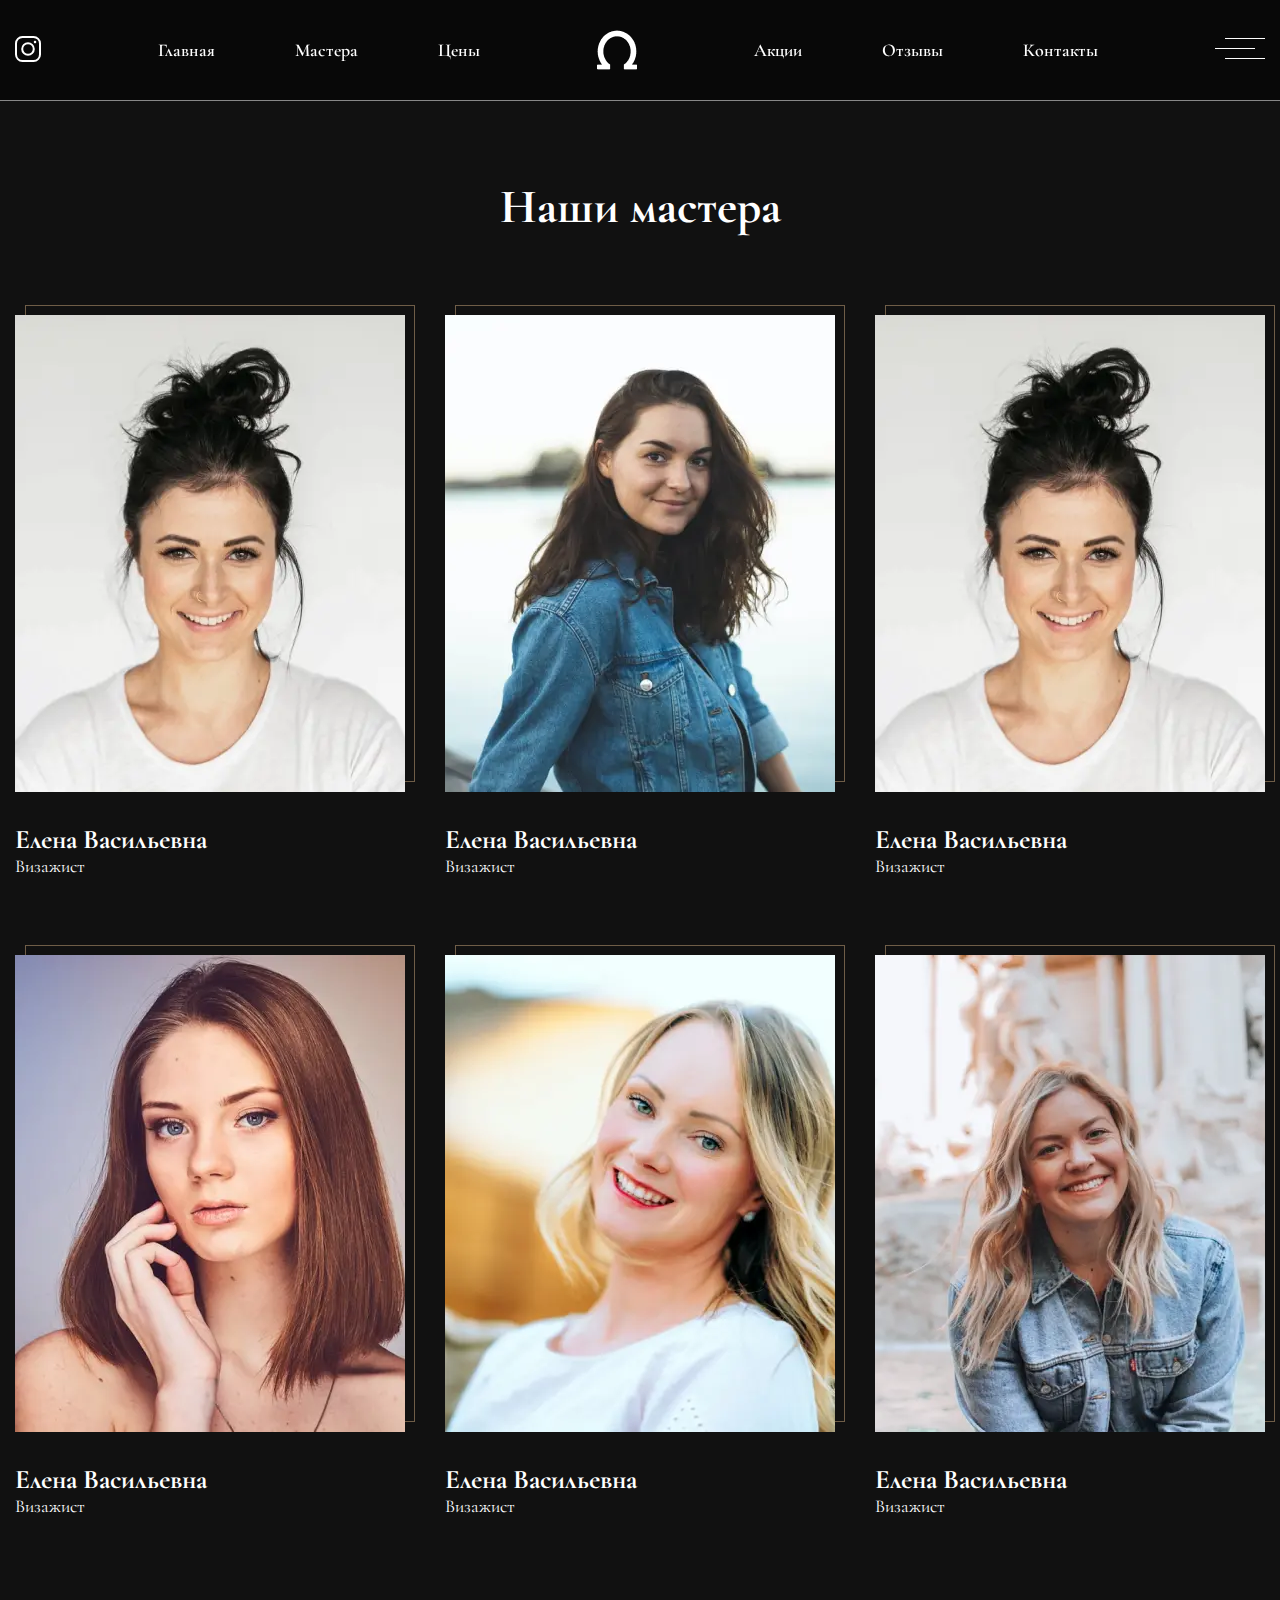
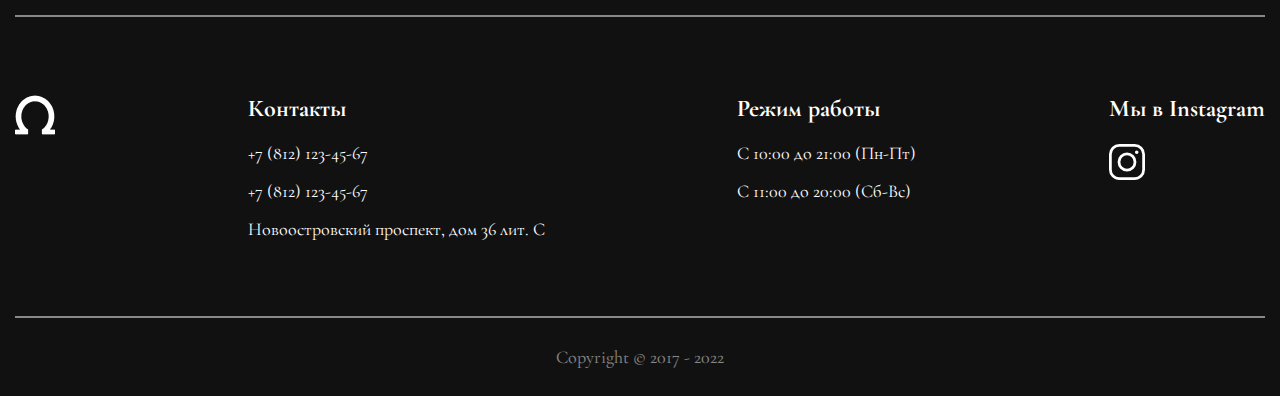
<file: masters.html>
<!DOCTYPE html>
<html lang="ru">

<head>
	<title>Наши мастера</title>
	<meta charset="UTF-8">
	<meta name="format-detection" content="telephone=no">
	<!-- <style>body{opacity: 0;}</style> -->
	<link rel="stylesheet" href="css/style.min.css?_v=20220729214012">
	<link rel="shortcut icon" href="favicon.ico">
	<!-- <meta name="robots" content="noindex, nofollow"> -->
	<meta name="viewport" content="width=device-width, initial-scale=1.0">
</head>

<body>
	<div class="wrapper">
		<header class="header">
			<div class="header__container">
				<div class="header__column">
					<a href="#" class="header__instagram">
						<svg width="26" height="26" viewBox="0 0 26 26" fill="none" xmlns="http://www.w3.org/2000/svg">
							<path d="M18.5341 1H7.46592C3.89455 1 1 3.89507 1 7.46592V18.5341C1 22.1054 3.89507 25 7.46643 25H18.5336C22.1049 25 25 22.1049 25 18.5336V7.46592C25 3.89455 22.1049 1 18.5336 1H18.5341Z" stroke="white" stroke-width="2" stroke-miterlimit="10" />
							<path d="M13 18.7932C16.1995 18.7932 18.7932 16.1995 18.7932 13C18.7932 9.8005 16.1995 7.20679 13 7.20679C9.80049 7.20679 7.20679 9.8005 7.20679 13C7.20679 16.1995 9.80049 18.7932 13 18.7932Z" stroke="white" stroke-width="2" stroke-miterlimit="10" />
							<path d="M20.0345 7.20688C20.72 7.20688 21.2757 6.65115 21.2757 5.96562C21.2757 5.2801 20.72 4.72437 20.0345 4.72437C19.3489 4.72437 18.7932 5.2801 18.7932 5.96562C18.7932 6.65115 19.3489 7.20688 20.0345 7.20688Z" fill="white" />
						</svg>
					</a>
				</div>
				<div class="header__column">
					<div class="header__menu-left">
						<div class="header__menu menu">
							<nav class="menu__body">
								<ul class="menu__list">
									<li><a href="home.html" class="menu__link">Главная</a></li>
									<li><a href="masters.html" class="menu__link">Мастера</a></li>
									<li><a href="price.html" class="menu__link">Цены</a></li>
								</ul>
							</nav>
						</div>
					</div>
				</div>
				<div class="header__column">
					<div class="header__logo">
						<picture><source srcset="img/logo.webp" type="image/webp"><img src="img/logo.png" alt=""></picture>
					</div>
				</div>
				<div class="header__column">
					<div class="header__menu-right">
						<div data-da=".header__menu-left,767,2" class="header__menu menu">
							<nav class="menu__body">
								<ul class="menu__list">
									<li><a href="" class="menu__link">Акции</a></li>
									<li><a href="" class="menu__link">Отзывы</a></li>
									<li><a href="" class="menu__link">Контакты</a></li>
								</ul>
							</nav>
						</div>
					</div>
				</div>
				<div class="header__column header-burger-contacts">
					<svg width="50" height="21" viewBox="0 0 50 21" fill="none" xmlns="http://www.w3.org/2000/svg">
						<line x1="10" y1="0.5" x2="50" y2="0.5" stroke="white" />
						<line x1="10" y1="20.5" x2="50" y2="20.5" stroke="white" />
						<line y1="10.5" x2="40" y2="10.5" stroke="white" />
					</svg>
				</div>
				<div class="menu__icon icon-menu">
					<span></span>
					<span></span>
					<span></span>
				</div>

				<div class="mainscreen__contacts-popup contacts-popup">
					<div class="contacts-popup__close">
						<picture><source srcset="img/icons/X.webp" type="image/webp"><img src="img/icons/X.png" alt=""></picture>
					</div>
					<div class="contacts-popup__text">Lorem ipsum dolor sit amet consectetur adipisicing elit. Aut sequi
						asperiores vitae dolorum adipisci. Eius aliquid consequuntur, reprehenderit doloremque animi et
						similique unde laborum ab alias eum esse quidem nesciunt?</div>
					<div class="contacts-popup__tel tel-popup">
						<div class="tel-popup__title title-popup">Контакты</div>
						<a href="tel:+78121234567">+7 (812) 123-45-67</a>
						<a href="tel:+78121234567">+7 (812) 123-45-67</a>
						<div class="tel-popup__adress">Новоостровский проспект, дом 36 лит. С</div>
					</div>
					<div class="contacts-popup__time time-popup">
						<div class="time-popup__title title-popup">Режим работы</div>
						<p>C 10:00 до 21:00 (Пн-Пт)</p>
						<p>С 11:00 до 20:00 (Сб-Вс)</p>
					</div>
				</div>
			</div>
		</header>
		<main class="page">
			<section class="page__masters masters">
				<div class="masters__container">
					<div class="masters__title section-title">Наши мастера</div>
					<div class="masters__items">
						<div class="masters__item item-masters">
							<div class="item-masters__photo -ibg">
								<picture><source srcset="img/masters/01.webp" type="image/webp"><img src="img/masters/01.jpg" alt=""></picture>
							</div>
							<div class="item-masters__name">Елена Васильевна</div>
							<div class="item-masters__speciality">Визажист</div>
						</div>
						<div class="masters__item item-masters">
							<div class="item-masters__photo -ibg">
								<picture><source srcset="img/masters/02.webp" type="image/webp"><img src="img/masters/02.jpg" alt=""></picture>
							</div>
							<div class="item-masters__name">Елена Васильевна</div>
							<div class="item-masters__speciality">Визажист</div>
						</div>
						<div class="masters__item item-masters">
							<div class="item-masters__photo -ibg">
								<picture><source srcset="img/masters/03.webp" type="image/webp"><img src="img/masters/03.jpg" alt=""></picture>
							</div>
							<div class="item-masters__name">Елена Васильевна</div>
							<div class="item-masters__speciality">Визажист</div>
						</div>
						<div class="masters__item item-masters">
							<div class="item-masters__photo -ibg">
								<picture><source srcset="img/masters/04.webp" type="image/webp"><img src="img/masters/04.jpg" alt=""></picture>
							</div>
							<div class="item-masters__name">Елена Васильевна</div>
							<div class="item-masters__speciality">Визажист</div>
						</div>
						<div class="masters__item item-masters">
							<div class="item-masters__photo -ibg">
								<picture><source srcset="img/masters/05.webp" type="image/webp"><img src="img/masters/05.jpg" alt=""></picture>
							</div>
							<div class="item-masters__name">Елена Васильевна</div>
							<div class="item-masters__speciality">Визажист</div>
						</div>
						<div class="masters__item item-masters">
							<div class="item-masters__photo -ibg">
								<picture><source srcset="img/masters/06.webp" type="image/webp"><img src="img/masters/06.jpg" alt=""></picture>
							</div>
							<div class="item-masters__name">Елена Васильевна</div>
							<div class="item-masters__speciality">Визажист</div>
						</div>
					</div>
				</div>
			</section>
		</main>
		<footer class="footer">
			<div class="footer__container">
				<div class="footer__content">
					<div class="footer__logo">
						<picture><source srcset="img/logo.webp" type="image/webp"><img src="img/logo.png" alt=""></picture>
					</div>
					<div class="footer__contacts contacts-footer">
						<div class="contacts-footer__title title-footer">Контакты</div>
						<a href="tel:+79111234567" class="contacts-footer__item">+7 (812) 123-45-67</a>
						<a href="tel:+79111234567" class="contacts-footer__item">+7 (812) 123-45-67</a>
						<div class="contacts-footer__item">Новоостровский проспект, дом 36 лит. С</div>
					</div>
					<div class="footer__time time-footer">
						<div class="time-footer__title title-footer">Режим работы</div>
						<div class="time-footer__item">C 10:00 до 21:00 (Пн-Пт)</div>
						<div class="time-footer__item">С 11:00 до 20:00 (Сб-Вс)</div>
					</div>
					<div class="footer__social social-footer">
						<div class="social-footer__title title-footer">Мы в Instagram</div>
						<div class="social-footer__item header__instagram">
							<svg width="36" height="36" viewBox="0 0 26 26" fill="none" xmlns="http://www.w3.org/2000/svg">
								<path d="M18.5341 1H7.46592C3.89455 1 1 3.89507 1 7.46592V18.5341C1 22.1054 3.89507 25 7.46643 25H18.5336C22.1049 25 25 22.1049 25 18.5336V7.46592C25 3.89455 22.1049 1 18.5336 1H18.5341Z" stroke="white" stroke-width="2" stroke-miterlimit="10" />
								<path d="M13 18.7932C16.1995 18.7932 18.7932 16.1995 18.7932 13C18.7932 9.8005 16.1995 7.20679 13 7.20679C9.80049 7.20679 7.20679 9.8005 7.20679 13C7.20679 16.1995 9.80049 18.7932 13 18.7932Z" stroke="white" stroke-width="2" stroke-miterlimit="10" />
								<path d="M20.0345 7.20688C20.72 7.20688 21.2757 6.65115 21.2757 5.96562C21.2757 5.2801 20.72 4.72437 20.0345 4.72437C19.3489 4.72437 18.7932 5.2801 18.7932 5.96562C18.7932 6.65115 19.3489 7.20688 20.0345 7.20688Z" fill="white" />
							</svg>
						</div>
					</div>
				</div>
				<div class="footer__copy">Copyright © 2017 - 2022</div>
			</div>
		</footer>
	</div>
	<!-- <div id="popup" aria-hidden="true" class="popup">
	<div class="popup__wrapper">
		<div class="popup__content">
			<button data-close type="button" class="popup__close">Закрыть</button>
			<div class="popup__text">
				Text
			</div>
		</div>
	</div>
</div> -->
	<script src="js/app.min.js?_v=20220729214012"></script>
</body>

</html>
</file>
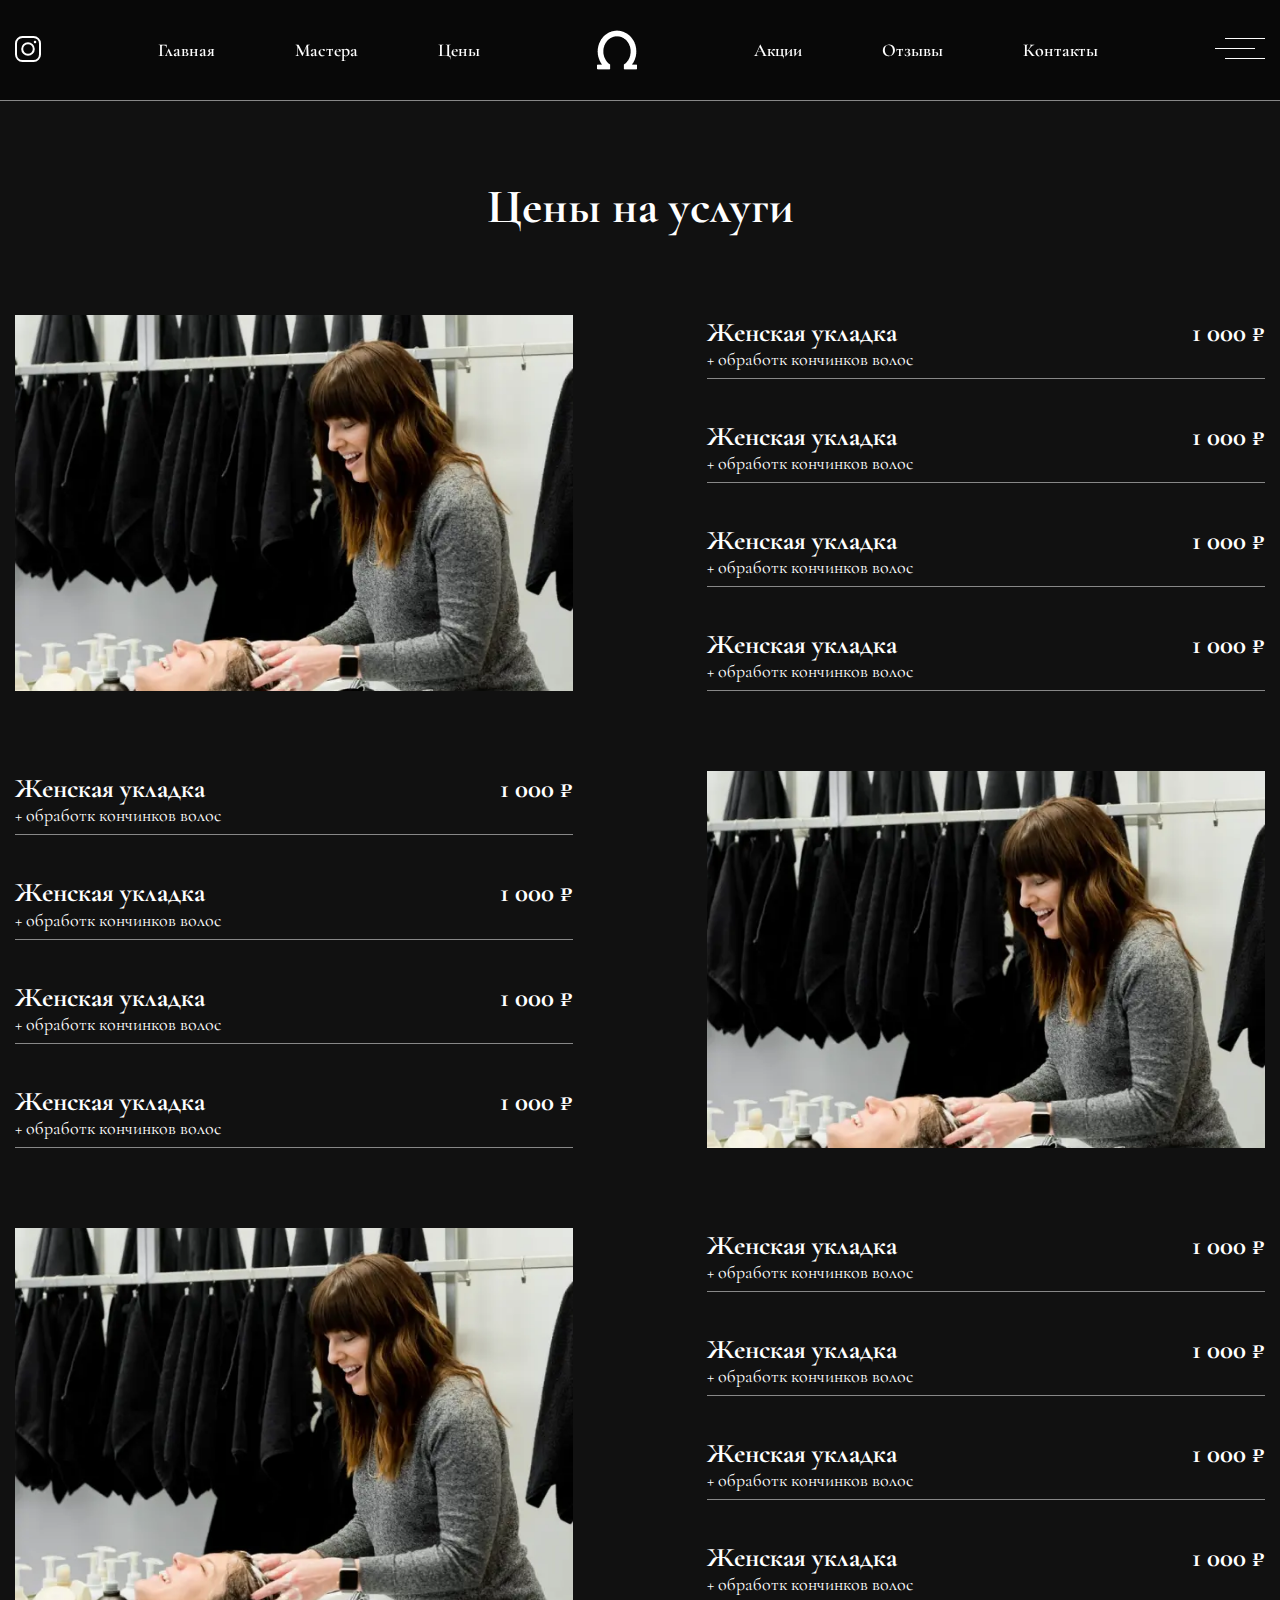
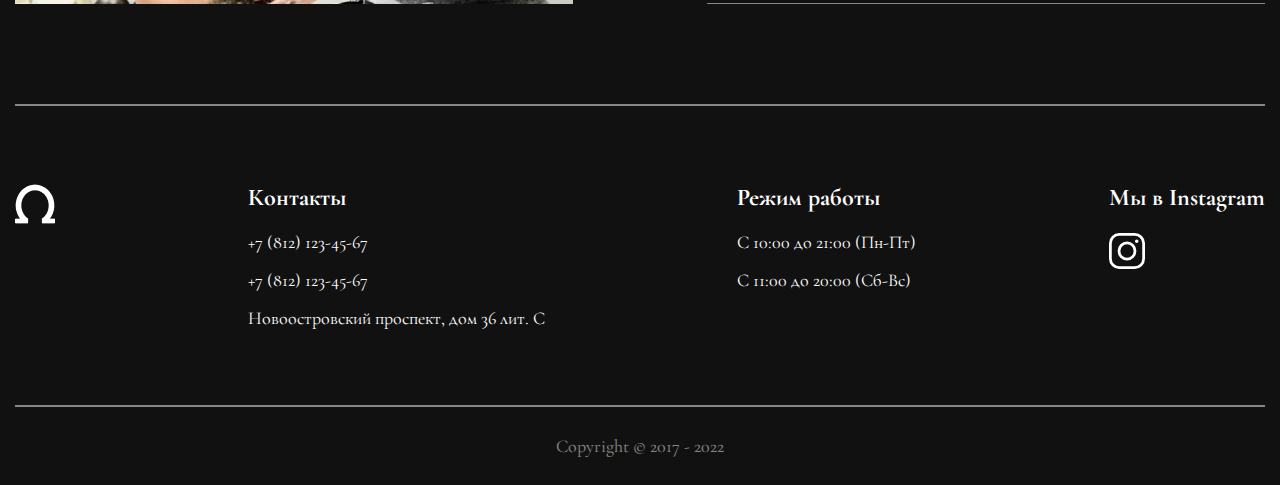
<file: price.html>
<!DOCTYPE html>
<html lang="ru">

<head>
	<title>Цены на услуги</title>
	<meta charset="UTF-8">
	<meta name="format-detection" content="telephone=no">
	<!-- <style>body{opacity: 0;}</style> -->
	<link rel="stylesheet" href="css/style.min.css?_v=20220729214012">
	<link rel="shortcut icon" href="favicon.ico">
	<!-- <meta name="robots" content="noindex, nofollow"> -->
	<meta name="viewport" content="width=device-width, initial-scale=1.0">
</head>

<body>
	<div class="wrapper">
		<header class="header">
			<div class="header__container">
				<div class="header__column">
					<a href="#" class="header__instagram">
						<svg width="26" height="26" viewBox="0 0 26 26" fill="none" xmlns="http://www.w3.org/2000/svg">
							<path d="M18.5341 1H7.46592C3.89455 1 1 3.89507 1 7.46592V18.5341C1 22.1054 3.89507 25 7.46643 25H18.5336C22.1049 25 25 22.1049 25 18.5336V7.46592C25 3.89455 22.1049 1 18.5336 1H18.5341Z" stroke="white" stroke-width="2" stroke-miterlimit="10" />
							<path d="M13 18.7932C16.1995 18.7932 18.7932 16.1995 18.7932 13C18.7932 9.8005 16.1995 7.20679 13 7.20679C9.80049 7.20679 7.20679 9.8005 7.20679 13C7.20679 16.1995 9.80049 18.7932 13 18.7932Z" stroke="white" stroke-width="2" stroke-miterlimit="10" />
							<path d="M20.0345 7.20688C20.72 7.20688 21.2757 6.65115 21.2757 5.96562C21.2757 5.2801 20.72 4.72437 20.0345 4.72437C19.3489 4.72437 18.7932 5.2801 18.7932 5.96562C18.7932 6.65115 19.3489 7.20688 20.0345 7.20688Z" fill="white" />
						</svg>
					</a>
				</div>
				<div class="header__column">
					<div class="header__menu-left">
						<div class="header__menu menu">
							<nav class="menu__body">
								<ul class="menu__list">
									<li><a href="home.html" class="menu__link">Главная</a></li>
									<li><a href="masters.html" class="menu__link">Мастера</a></li>
									<li><a href="price.html" class="menu__link">Цены</a></li>
								</ul>
							</nav>
						</div>
					</div>
				</div>
				<div class="header__column">
					<div class="header__logo">
						<picture><source srcset="img/logo.webp" type="image/webp"><img src="img/logo.png" alt=""></picture>
					</div>
				</div>
				<div class="header__column">
					<div class="header__menu-right">
						<div data-da=".header__menu-left,767,2" class="header__menu menu">
							<nav class="menu__body">
								<ul class="menu__list">
									<li><a href="" class="menu__link">Акции</a></li>
									<li><a href="" class="menu__link">Отзывы</a></li>
									<li><a href="" class="menu__link">Контакты</a></li>
								</ul>
							</nav>
						</div>
					</div>
				</div>
				<div class="header__column header-burger-contacts">
					<svg width="50" height="21" viewBox="0 0 50 21" fill="none" xmlns="http://www.w3.org/2000/svg">
						<line x1="10" y1="0.5" x2="50" y2="0.5" stroke="white" />
						<line x1="10" y1="20.5" x2="50" y2="20.5" stroke="white" />
						<line y1="10.5" x2="40" y2="10.5" stroke="white" />
					</svg>
				</div>
				<div class="menu__icon icon-menu">
					<span></span>
					<span></span>
					<span></span>
				</div>

				<div class="mainscreen__contacts-popup contacts-popup">
					<div class="contacts-popup__close">
						<picture><source srcset="img/icons/X.webp" type="image/webp"><img src="img/icons/X.png" alt=""></picture>
					</div>
					<div class="contacts-popup__text">Lorem ipsum dolor sit amet consectetur adipisicing elit. Aut sequi
						asperiores vitae dolorum adipisci. Eius aliquid consequuntur, reprehenderit doloremque animi et
						similique unde laborum ab alias eum esse quidem nesciunt?</div>
					<div class="contacts-popup__tel tel-popup">
						<div class="tel-popup__title title-popup">Контакты</div>
						<a href="tel:+78121234567">+7 (812) 123-45-67</a>
						<a href="tel:+78121234567">+7 (812) 123-45-67</a>
						<div class="tel-popup__adress">Новоостровский проспект, дом 36 лит. С</div>
					</div>
					<div class="contacts-popup__time time-popup">
						<div class="time-popup__title title-popup">Режим работы</div>
						<p>C 10:00 до 21:00 (Пн-Пт)</p>
						<p>С 11:00 до 20:00 (Сб-Вс)</p>
					</div>
				</div>
			</div>
		</header>
		<main class="page">
			<section class="page__price price">
				<div class="price__container">
					<div class="price__title section-title">Цены на услуги</div>
					<div class="price__row">
						<div class="price__column">
							<div class="price__img -ibg">
								<picture><source srcset="img/price/01.webp" type="image/webp"><img src="img/price/01.jpg" alt=""></picture>
							</div>
						</div>
						<div class="price__column">
							<div class="price__items">
								<div class="price__item item-price">
									<div class="item-price__body">
										<div class="item-price__title">Женская укладка</div>
										<div class="item-price__desc">+ обработк кончинков волос</div>
									</div>
									<div class="item-price__price">1 000 ₽ </div>
								</div>
								<div class="price__item item-price">
									<div class="item-price__body">
										<div class="item-price__title">Женская укладка</div>
										<div class="item-price__desc">+ обработк кончинков волос</div>
									</div>
									<div class="item-price__price">1 000 ₽ </div>
								</div>
								<div class="price__item item-price">
									<div class="item-price__body">
										<div class="item-price__title">Женская укладка</div>
										<div class="item-price__desc">+ обработк кончинков волос</div>
									</div>
									<div class="item-price__price">1 000 ₽ </div>
								</div>
								<div class="price__item item-price">
									<div class="item-price__body">
										<div class="item-price__title">Женская укладка</div>
										<div class="item-price__desc">+ обработк кончинков волос</div>
									</div>
									<div class="item-price__price">1 000 ₽ </div>
								</div>
							</div>
						</div>
					</div>
					<div class="price__row">
						<div class="price__column">
							<div class="price__img -ibg">
								<picture><source srcset="img/price/01.webp" type="image/webp"><img src="img/price/01.jpg" alt=""></picture>
							</div>
						</div>
						<div class="price__column">
							<div class="price__items">
								<div class="price__item item-price">
									<div class="item-price__body">
										<div class="item-price__title">Женская укладка</div>
										<div class="item-price__desc">+ обработк кончинков волос</div>
									</div>
									<div class="item-price__price">1 000 ₽ </div>
								</div>
								<div class="price__item item-price">
									<div class="item-price__body">
										<div class="item-price__title">Женская укладка</div>
										<div class="item-price__desc">+ обработк кончинков волос</div>
									</div>
									<div class="item-price__price">1 000 ₽ </div>
								</div>
								<div class="price__item item-price">
									<div class="item-price__body">
										<div class="item-price__title">Женская укладка</div>
										<div class="item-price__desc">+ обработк кончинков волос</div>
									</div>
									<div class="item-price__price">1 000 ₽ </div>
								</div>
								<div class="price__item item-price">
									<div class="item-price__body">
										<div class="item-price__title">Женская укладка</div>
										<div class="item-price__desc">+ обработк кончинков волос</div>
									</div>
									<div class="item-price__price">1 000 ₽ </div>
								</div>
							</div>
						</div>
					</div>
					<div class="price__row">
						<div class="price__column">
							<div class="price__img -ibg">
								<picture><source srcset="img/price/01.webp" type="image/webp"><img src="img/price/01.jpg" alt=""></picture>
							</div>
						</div>
						<div class="price__column">
							<div class="price__items">
								<div class="price__item item-price">
									<div class="item-price__body">
										<div class="item-price__title">Женская укладка</div>
										<div class="item-price__desc">+ обработк кончинков волос</div>
									</div>
									<div class="item-price__price">1 000 ₽ </div>
								</div>
								<div class="price__item item-price">
									<div class="item-price__body">
										<div class="item-price__title">Женская укладка</div>
										<div class="item-price__desc">+ обработк кончинков волос</div>
									</div>
									<div class="item-price__price">1 000 ₽ </div>
								</div>
								<div class="price__item item-price">
									<div class="item-price__body">
										<div class="item-price__title">Женская укладка</div>
										<div class="item-price__desc">+ обработк кончинков волос</div>
									</div>
									<div class="item-price__price">1 000 ₽ </div>
								</div>
								<div class="price__item item-price">
									<div class="item-price__body">
										<div class="item-price__title">Женская укладка</div>
										<div class="item-price__desc">+ обработк кончинков волос</div>
									</div>
									<div class="item-price__price">1 000 ₽ </div>
								</div>
							</div>
						</div>
					</div>
				</div>
			</section>
		</main>
		<footer class="footer">
			<div class="footer__container">
				<div class="footer__content">
					<div class="footer__logo">
						<picture><source srcset="img/logo.webp" type="image/webp"><img src="img/logo.png" alt=""></picture>
					</div>
					<div class="footer__contacts contacts-footer">
						<div class="contacts-footer__title title-footer">Контакты</div>
						<a href="tel:+79111234567" class="contacts-footer__item">+7 (812) 123-45-67</a>
						<a href="tel:+79111234567" class="contacts-footer__item">+7 (812) 123-45-67</a>
						<div class="contacts-footer__item">Новоостровский проспект, дом 36 лит. С</div>
					</div>
					<div class="footer__time time-footer">
						<div class="time-footer__title title-footer">Режим работы</div>
						<div class="time-footer__item">C 10:00 до 21:00 (Пн-Пт)</div>
						<div class="time-footer__item">С 11:00 до 20:00 (Сб-Вс)</div>
					</div>
					<div class="footer__social social-footer">
						<div class="social-footer__title title-footer">Мы в Instagram</div>
						<div class="social-footer__item header__instagram">
							<svg width="36" height="36" viewBox="0 0 26 26" fill="none" xmlns="http://www.w3.org/2000/svg">
								<path d="M18.5341 1H7.46592C3.89455 1 1 3.89507 1 7.46592V18.5341C1 22.1054 3.89507 25 7.46643 25H18.5336C22.1049 25 25 22.1049 25 18.5336V7.46592C25 3.89455 22.1049 1 18.5336 1H18.5341Z" stroke="white" stroke-width="2" stroke-miterlimit="10" />
								<path d="M13 18.7932C16.1995 18.7932 18.7932 16.1995 18.7932 13C18.7932 9.8005 16.1995 7.20679 13 7.20679C9.80049 7.20679 7.20679 9.8005 7.20679 13C7.20679 16.1995 9.80049 18.7932 13 18.7932Z" stroke="white" stroke-width="2" stroke-miterlimit="10" />
								<path d="M20.0345 7.20688C20.72 7.20688 21.2757 6.65115 21.2757 5.96562C21.2757 5.2801 20.72 4.72437 20.0345 4.72437C19.3489 4.72437 18.7932 5.2801 18.7932 5.96562C18.7932 6.65115 19.3489 7.20688 20.0345 7.20688Z" fill="white" />
							</svg>
						</div>
					</div>
				</div>
				<div class="footer__copy">Copyright © 2017 - 2022</div>
			</div>
		</footer>
	</div>
	<!-- <div id="popup" aria-hidden="true" class="popup">
	<div class="popup__wrapper">
		<div class="popup__content">
			<button data-close type="button" class="popup__close">Закрыть</button>
			<div class="popup__text">
				Text
			</div>
		</div>
	</div>
</div> -->
	<script src="js/app.min.js?_v=20220729214012"></script>
</body>

</html>
</file>
<file: css/style.min.css>
@charset "UTF-8";@import url(https://fonts.googleapis.com/css?family=Cormorant+Garamond:regular,700&display=swap);*{padding:0;margin:0;border:0}*,:after,:before{-webkit-box-sizing:border-box;box-sizing:border-box}body,html{height:100%;min-width:320px}body{color:#fff;line-height:1;font-family:"Cormorant Garamond";font-size:1.125rem;-ms-text-size-adjust:100%;-moz-text-size-adjust:100%;-webkit-text-size-adjust:100%;-webkit-font-smoothing:antialiased;-moz-osx-font-smoothing:grayscale}button,input,textarea{font-family:"Cormorant Garamond";font-size:inherit}button{cursor:pointer;color:inherit;background-color:inherit}a{color:inherit}a:link,a:visited{text-decoration:none}a:hover{text-decoration:none}ul li{list-style:none}img{vertical-align:top}h1,h2,h3,h4,h5,h6{font-weight:inherit;font-size:inherit}body{background-color:#111}.lock body{overflow:hidden;-ms-touch-action:none;touch-action:none}.wrapper{min-height:100%;display:-webkit-box;display:-ms-flexbox;display:flex;-webkit-box-orient:vertical;-webkit-box-direction:normal;-ms-flex-direction:column;flex-direction:column;overflow:hidden}.wrapper>main{-webkit-box-flex:1;-ms-flex:1 1 auto;flex:1 1 auto}.wrapper>*{min-width:0}[class*=__container]{max-width:81rem;-webkit-box-sizing:content-box;box-sizing:content-box;margin:0 auto;padding:0 .9375rem}[class*=-ibg]{position:relative}[class*=-ibg] img{position:absolute;width:100%;height:100%;top:0;left:0;-o-object-fit:cover;object-fit:cover}[class*=-ibg_contain] img{-o-object-fit:contain;object-fit:contain}.section-title{font-size:3rem;line-height:1.1458333333;font-weight:700;text-align:center}@supports (margin-bottom:clamp(1.875rem ,0.7386363636rem + 5.6818181818vw ,5rem)){.section-title:not(:last-child){margin-bottom:clamp(1.875rem ,.7386363636rem + 5.6818181818vw ,5rem)}}@supports not (margin-bottom:clamp(1.875rem ,0.7386363636rem + 5.6818181818vw ,5rem)){.section-title:not(:last-child){margin-bottom:calc(1.875rem + 3.125 * (100vw - 20rem)/ 55)}}.header{position:fixed;z-index:1;width:100%;height:6.25rem;background-color:rgba(0,0,0,.5)}.header__container{height:100%;display:-webkit-box;display:-ms-flexbox;display:flex;-webkit-box-pack:justify;-ms-flex-pack:justify;justify-content:space-between;-webkit-box-align:center;-ms-flex-align:center;align-items:center;border-bottom:1px solid rgba(255,255,255,.5)}.header__instagram{cursor:pointer;position:relative;z-index:2}.header__logo{position:relative;z-index:2}.menu__list{display:-webkit-box;display:-ms-flexbox;display:flex}@supports (gap:clamp(1.25rem ,-5.4166666667rem + 13.8888888889vw ,5rem)){.menu__list{gap:clamp(1.25rem ,-5.4166666667rem + 13.8888888889vw ,5rem)}}@supports not (gap:clamp(1.25rem ,-5.4166666667rem + 13.8888888889vw ,5rem)){.menu__list{gap:calc(1.25rem + 3.75 * (100vw - 48rem)/ 27)}}.menu__link{font-weight:600;-webkit-transition:all .3s ease 0s;-o-transition:all .3s ease 0s;transition:all .3s ease 0s}.header-burger-contacts{cursor:pointer}.icon-menu{display:none}.footer__content{position:relative;display:-webkit-box;display:-ms-flexbox;display:flex;-webkit-box-pack:justify;-ms-flex-pack:justify;justify-content:space-between;padding:5rem 0}.footer__content:before{content:"";position:absolute;width:100%;height:2px;top:0;left:0;background-color:#fff;opacity:.5}.footer__content:after{content:"";position:absolute;width:100%;height:2px;bottom:0;left:0;background-color:#fff;opacity:.5}.footer__contacts{display:-webkit-box;display:-ms-flexbox;display:flex;-webkit-box-orient:vertical;-webkit-box-direction:normal;-ms-flex-direction:column;flex-direction:column;gap:1.25rem}.footer__time{display:-webkit-box;display:-ms-flexbox;display:flex;-webkit-box-orient:vertical;-webkit-box-direction:normal;-ms-flex-direction:column;flex-direction:column;gap:1.25rem}.footer__social{display:-webkit-box;display:-ms-flexbox;display:flex;-webkit-box-orient:vertical;-webkit-box-direction:normal;-ms-flex-direction:column;flex-direction:column;gap:1.25rem}.footer__copy{text-align:center;opacity:.5;padding:1.875rem 0}.title-footer{font-weight:700;font-size:1.5rem;line-height:120%}.mainscreen{position:relative}.mainscreen__contacts-popup{max-width:29.6875rem;padding:2.625rem 5rem}.mainscreen__title{position:relative;padding:260px 0 420px 0;font-size:4.5rem;line-height:1.1111111111;max-width:31.25rem;text-align:center;margin:0 auto}.no-webp .mainscreen__mouse{background:url(../img/mainscreen/mouse.png) left no-repeat}.mainscreen__mouse{position:absolute;padding-left:1.875rem;height:2.5rem;bottom:6.375rem;left:50%;display:-webkit-box;display:-ms-flexbox;display:flex;-webkit-box-align:center;-ms-flex-align:center;align-items:center;-webkit-transform:translate(-50%,0);-ms-transform:translate(-50%,0);transform:translate(-50%,0)}.contacts-popup{position:fixed;width:29.6875rem;height:100%;top:0;right:-100%;overflow:auto;-webkit-transition:all .3s ease 0s;-o-transition:all .3s ease 0s;transition:all .3s ease 0s;background:#111;opacity:.95;z-index:5}.contacts-popup.-active{right:0}.contacts-popup__close{margin-bottom:6.625rem;cursor:pointer}.contacts-popup__close img{-webkit-transition:all .3s ease 0s;-o-transition:all .3s ease 0s;transition:all .3s ease 0s}.contacts-popup__text{line-height:1.2777777778}.contacts-popup__text:not(:last-child){margin-bottom:5rem}.tel-popup{display:-webkit-box;display:-ms-flexbox;display:flex;-webkit-box-orient:vertical;-webkit-box-direction:normal;-ms-flex-direction:column;flex-direction:column;margin-bottom:3.75rem}.tel-popup a{margin-bottom:.9375rem}.title-popup{font-size:1.5rem;line-height:1.1666666667;font-weight:700}.title-popup:not(:last-child){margin-bottom:1.5625rem}.time-popup p:not(:last-child){margin-bottom:.9375rem}.galery{padding:7.5rem 20px 7.5rem 0}.galery__decor{margin:0 auto}@supports (width:clamp(3.125rem ,2.4431818182rem + 3.4090909091vw ,5rem)){.galery__decor{width:clamp(3.125rem ,2.4431818182rem + 3.4090909091vw ,5rem)}}@supports not (width:clamp(3.125rem ,2.4431818182rem + 3.4090909091vw ,5rem)){.galery__decor{width:calc(3.125rem + 1.875 * (100vw - 20rem)/ 55)}}@supports (width:clamp(1.875rem ,1.1022727273rem + 3.8636363636vw ,4rem)){.galery__decor{width:clamp(1.875rem ,1.1022727273rem + 3.8636363636vw ,4rem)}}@supports not (width:clamp(1.875rem ,1.1022727273rem + 3.8636363636vw ,4rem)){.galery__decor{width:calc(1.875rem + 2.125 * (100vw - 20rem)/ 55)}}.galery__decor img{width:100%}@supports (margin-bottom:clamp(1.25rem ,0.3409090909rem + 4.5454545455vw ,3.75rem)){.galery__decor:not(:last-child){margin-bottom:clamp(1.25rem ,.3409090909rem + 4.5454545455vw ,3.75rem)}}@supports not (margin-bottom:clamp(1.25rem ,0.3409090909rem + 4.5454545455vw ,3.75rem)){.galery__decor:not(:last-child){margin-bottom:calc(1.25rem + 2.5 * (100vw - 20rem)/ 55)}}.galery__text{line-height:1.2962962963;font-weight:700;text-align:center;max-width:53.5rem;margin:0 auto}@supports (font-size:clamp(1.125rem ,0.5625rem + 1.5vw ,1.6875rem)){.galery__text{font-size:clamp(1.125rem ,.5625rem + 1.5vw ,1.6875rem)}}@supports not (font-size:clamp(1.125rem ,0.5625rem + 1.5vw ,1.6875rem)){.galery__text{font-size:calc(1.125rem + .5625 * (100vw - 37.5rem)/ 37.5)}}@supports (margin-bottom:clamp(3.75rem ,2.5rem + 6.25vw ,7.1875rem)){.galery__text:not(:last-child){margin-bottom:clamp(3.75rem ,2.5rem + 6.25vw ,7.1875rem)}}@supports not (margin-bottom:clamp(3.75rem ,2.5rem + 6.25vw ,7.1875rem)){.galery__text:not(:last-child){margin-bottom:calc(3.75rem + 3.4375 * (100vw - 20rem)/ 55)}}.galery__items{display:-ms-grid;display:grid;-ms-grid-columns:(1fr)[3];grid-template-columns:repeat(3,1fr);-webkit-column-gap:2.75rem;-moz-column-gap:2.75rem;column-gap:2.75rem;row-gap:5rem}.galery__item{position:relative}.galery__item img{width:100%}.galery__item:before{content:"";position:absolute;width:100%;height:calc(100% - 60px);top:-20px;right:-20px;border:1px solid #cdaa7d;opacity:.5;z-index:-1}.galery__companions{display:-webkit-box;display:-ms-flexbox;display:flex;-ms-flex-pack:distribute;justify-content:space-around;-ms-flex-wrap:wrap;flex-wrap:wrap;gap:1.25rem}.item-galery{display:-webkit-box;display:-ms-flexbox;display:flex;-webkit-box-orient:vertical;-webkit-box-direction:normal;-ms-flex-direction:column;flex-direction:column}.item-galery__image{-webkit-box-flex:1;-ms-flex:1 1 auto;flex:1 1 auto}@supports (margin-bottom:clamp(0.625rem ,0.1704545455rem + 2.2727272727vw ,1.875rem)){.item-galery__image:not(:last-child){margin-bottom:clamp(.625rem ,.1704545455rem + 2.2727272727vw ,1.875rem)}}@supports not (margin-bottom:clamp(0.625rem ,0.1704545455rem + 2.2727272727vw ,1.875rem)){.item-galery__image:not(:last-child){margin-bottom:calc(.625rem + 1.25 * (100vw - 20rem)/ 55)}}.item-galery__title{font-size:1.875rem;line-height:1.2}@supports (padding-top:clamp(2.5rem ,-0.2272727273rem + 13.6363636364vw ,10rem)){.companions{padding-top:clamp(2.5rem ,-.2272727273rem + 13.6363636364vw ,10rem)}}@supports not (padding-top:clamp(2.5rem ,-0.2272727273rem + 13.6363636364vw ,10rem)){.companions{padding-top:calc(2.5rem + 7.5 * (100vw - 20rem)/ 55)}}.companions__item svg path{-webkit-transition:all .3s ease 0s;-o-transition:all .3s ease 0s;transition:all .3s ease 0s}@supports (margin-bottom:clamp(3.125rem ,1.9886363636rem + 5.6818181818vw ,6.25rem)){.works{margin-bottom:clamp(3.125rem ,1.9886363636rem + 5.6818181818vw ,6.25rem)}}@supports not (margin-bottom:clamp(3.125rem ,1.9886363636rem + 5.6818181818vw ,6.25rem)){.works{margin-bottom:calc(3.125rem + 3.125 * (100vw - 20rem)/ 55)}}.works-menu__list{display:-webkit-box;display:-ms-flexbox;display:flex;margin-bottom:3.75rem;-ms-flex-wrap:wrap;flex-wrap:wrap;text-align:center;-webkit-box-pack:center;-ms-flex-pack:center;justify-content:center}@supports (gap:clamp(1.25rem ,-1.25rem + 6.6666666667vw ,3.75rem)){.works-menu__list{gap:clamp(1.25rem ,-1.25rem + 6.6666666667vw ,3.75rem)}}@supports not (gap:clamp(1.25rem ,-1.25rem + 6.6666666667vw ,3.75rem)){.works-menu__list{gap:calc(1.25rem + 2.5 * (100vw - 37.5rem)/ 37.5)}}.works-menu__link{line-height:130%;-webkit-transition:all .3s ease 0s;-o-transition:all .3s ease 0s;transition:all .3s ease 0s}@supports (font-size:clamp(1.125rem ,0.9886363636rem + 0.6818181818vw ,1.5rem)){.works-menu__link{font-size:clamp(1.125rem ,.9886363636rem + .6818181818vw ,1.5rem)}}@supports not (font-size:clamp(1.125rem ,0.9886363636rem + 0.6818181818vw ,1.5rem)){.works-menu__link{font-size:calc(1.125rem + .375 * (100vw - 20rem)/ 55)}}.items-works{display:-webkit-box;display:-ms-flexbox;display:flex;-webkit-box-pack:justify;-ms-flex-pack:justify;justify-content:space-between;-ms-flex-wrap:wrap;flex-wrap:wrap;gap:1.5rem}.items-works__item{width:25rem;height:25rem;margin:0 auto}@supports (padding-top:clamp(1.25rem ,-2.3863636364rem + 18.1818181818vw ,11.25rem)){.masters{padding-top:clamp(1.25rem ,-2.3863636364rem + 18.1818181818vw ,11.25rem)}}@supports not (padding-top:clamp(1.25rem ,-2.3863636364rem + 18.1818181818vw ,11.25rem)){.masters{padding-top:calc(1.25rem + 10 * (100vw - 20rem)/ 55)}}@supports (padding-bottom:clamp(1.875rem ,0.2840909091rem + 7.9545454545vw ,6.25rem)){.masters{padding-bottom:clamp(1.875rem ,.2840909091rem + 7.9545454545vw ,6.25rem)}}@supports not (padding-bottom:clamp(1.875rem ,0.2840909091rem + 7.9545454545vw ,6.25rem)){.masters{padding-bottom:calc(1.875rem + 4.375 * (100vw - 20rem)/ 55)}}.masters__items{display:-webkit-box;display:-ms-flexbox;display:flex;-webkit-box-pack:justify;-ms-flex-pack:justify;justify-content:space-between;-ms-flex-wrap:wrap;flex-wrap:wrap;-webkit-column-gap:2.5rem;-moz-column-gap:2.5rem;column-gap:2.5rem;row-gap:5rem}.masters__item{margin:0 auto}.item-masters__photo{position:relative;width:24.375rem;height:29.8125rem;margin:0 auto}.item-masters__photo:not(:last-child){margin-bottom:1.875rem}.item-masters__photo:after{content:"";position:absolute;width:100%;height:100%;top:-10px;right:-10px;border:1px solid rgba(205,170,125,.5);z-index:-1}.item-masters__name{font-weight:700;font-size:1.6875rem;line-height:130%}@supports (padding-top:clamp(1.25rem ,-2.3863636364rem + 18.1818181818vw ,11.25rem)){.price{padding-top:clamp(1.25rem ,-2.3863636364rem + 18.1818181818vw ,11.25rem)}}@supports not (padding-top:clamp(1.25rem ,-2.3863636364rem + 18.1818181818vw ,11.25rem)){.price{padding-top:calc(1.25rem + 10 * (100vw - 20rem)/ 55)}}@supports (padding-bottom:clamp(1.875rem ,0.2840909091rem + 7.9545454545vw ,6.25rem)){.price{padding-bottom:clamp(1.875rem ,.2840909091rem + 7.9545454545vw ,6.25rem)}}@supports not (padding-bottom:clamp(1.875rem ,0.2840909091rem + 7.9545454545vw ,6.25rem)){.price{padding-bottom:calc(1.875rem + 4.375 * (100vw - 20rem)/ 55)}}.price__row{display:-webkit-box;display:-ms-flexbox;display:flex;gap:8.375rem}.price__row:not(:last-child){margin-bottom:5rem}.price__row:nth-child(odd){-webkit-box-orient:horizontal;-webkit-box-direction:reverse;-ms-flex-direction:row-reverse;flex-direction:row-reverse}.price__column{-webkit-box-flex:0;-ms-flex:0 1 50%;flex:0 1 50%}.price__img{width:100%;height:100%}.price__items{display:-webkit-box;display:-ms-flexbox;display:flex;-webkit-box-orient:vertical;-webkit-box-direction:normal;-ms-flex-direction:column;flex-direction:column;-ms-flex-pack:distribute;justify-content:space-around;height:100%}.price__item{border-bottom:1px solid rgba(255,255,255,.5)}.item-price{display:-webkit-box;display:-ms-flexbox;display:flex;-webkit-box-pack:justify;-ms-flex-pack:justify;justify-content:space-between;gap:1.25rem}.item-price:not(:last-child){margin-bottom:2.5rem}.item-price__body:not(:last-child){margin-bottom:.625rem}.item-price__title{font-weight:700;font-size:1.6875rem;line-height:130%}.item-price__desc:not(:last-child){margin-bottom:1.25rem}.item-price__price{font-weight:700;font-size:1.6875rem;line-height:130%}@media (max-width:61.99875em){.galery__items{-ms-grid-columns:(1fr)[2];grid-template-columns:repeat(2,1fr)}.item-galery__title{font-size:1.5rem}.item-masters__photo{width:18.75rem;height:23.5625rem}.item-masters__photo:not(:last-child){margin-bottom:1.25rem}.price__row{gap:5rem}}@media (max-width:47.99875em){.header{position:unset}.header:after{content:"";position:absolute;width:100%;height:100px;top:0;left:0;background-color:#000;z-index:1}.header__menu-left{position:absolute;position:absolute;width:100%;height:100%;top:0;left:0;overflow:auto;background-color:rgba(0,0,0,.8);-webkit-transform:rotate(-180deg) scale(0);-ms-transform:rotate(-180deg) scale(0);transform:rotate(-180deg) scale(0);padding:120px 0 40px 0;text-align:center;-webkit-transition:all .3s ease 0s;-o-transition:all .3s ease 0s;transition:all .3s ease 0s}.menu-open .header__menu-left{-webkit-transform:rotate(0) scale(1);-ms-transform:rotate(0) scale(1);transform:rotate(0) scale(1)}.header__menu:not(:last-child){margin-bottom:40px}.menu__list{-webkit-box-orient:vertical;-webkit-box-direction:normal;-ms-flex-direction:column;flex-direction:column}.menu__link{font-size:1.875rem}.header-burger-contacts{display:none}.icon-menu{display:block;position:relative;width:1.875rem;height:1.125rem;cursor:pointer;z-index:5}.icon-menu span,.icon-menu::after,.icon-menu::before{content:"";-webkit-transition:all .3s ease 0s;-o-transition:all .3s ease 0s;transition:all .3s ease 0s;right:0;position:absolute;width:100%;height:.125rem;background-color:#fff}.icon-menu::before{top:0}.icon-menu::after{bottom:0}.icon-menu span{top:calc(50% - .0625rem)}.menu-open .icon-menu span{width:0}.menu-open .icon-menu::before{top:calc(50% - .0625rem);-webkit-transform:rotate(-45deg);-ms-transform:rotate(-45deg);transform:rotate(-45deg)}.menu-open .icon-menu::after{bottom:calc(50% - .0625rem);-webkit-transform:rotate(45deg);-ms-transform:rotate(45deg);transform:rotate(45deg)}.footer__content{display:-ms-grid;display:grid;-ms-grid-columns:(1fr)[2];grid-template-columns:repeat(2,1fr);gap:1.875rem;padding:3.125rem 0;text-align:center}.mainscreen__title{padding:160px 0 220px 0;font-size:2.5rem}.mainscreen__mouse{bottom:3.25rem}.contacts-popup{display:none}.galery{padding:3.75rem 20px 3.75rem 0}.galery__items{row-gap:2.5rem}.item-galery__title{font-size:1.25rem}.masters__items{row-gap:3.125rem}.price__row{gap:1.25rem}.item-price{-webkit-box-orient:vertical;-webkit-box-direction:normal;-ms-flex-direction:column;flex-direction:column}}@media (max-width:29.99875em){.footer__content{padding:1.25rem 0;-ms-grid-columns:(1fr)[1];grid-template-columns:repeat(1,1fr)}.galery__items{-ms-grid-columns:(1fr)[1];grid-template-columns:repeat(1,1fr)}.masters__items{row-gap:1.875rem}.item-masters__photo{width:12.5rem;height:17.3125rem}.item-masters__photo:not(:last-child){margin-bottom:.625rem}.price__row{-webkit-box-orient:vertical;-webkit-box-direction:normal;-ms-flex-direction:column;flex-direction:column}.price__row:nth-child(odd){-webkit-box-orient:vertical;-webkit-box-direction:normal;-ms-flex-direction:column;flex-direction:column}.price__row:not(:last-child){margin-bottom:3.125rem}.price__img{width:18.125rem;height:13.75rem;margin:0 auto}.item-price{-webkit-box-orient:horizontal;-webkit-box-direction:normal;-ms-flex-direction:row;flex-direction:row}.item-price:not(:last-child){margin-bottom:1.25rem}.item-price__title{font-size:1.25rem}.item-price__price{font-size:1.25rem}}@media (any-hover:hover){.header__instagram:hover svg path{stroke:#cdaa7d}.menu__link:hover{text-decoration:underline;color:#cdaa7d}.header-burger-contacts:hover svg line{stroke:#cdaa7d}.contacts-popup__close:hover img{-webkit-transform:rotate(-180deg);-ms-transform:rotate(-180deg);transform:rotate(-180deg)}.companions__item:hover svg path{fill:#cdaa7d}.works-menu__link:hover{color:#cdaa7d;text-decoration:underline}}.webp .mainscreen__mouse{background:url(../img/mainscreen/mouse.webp) left no-repeat}
</file>
